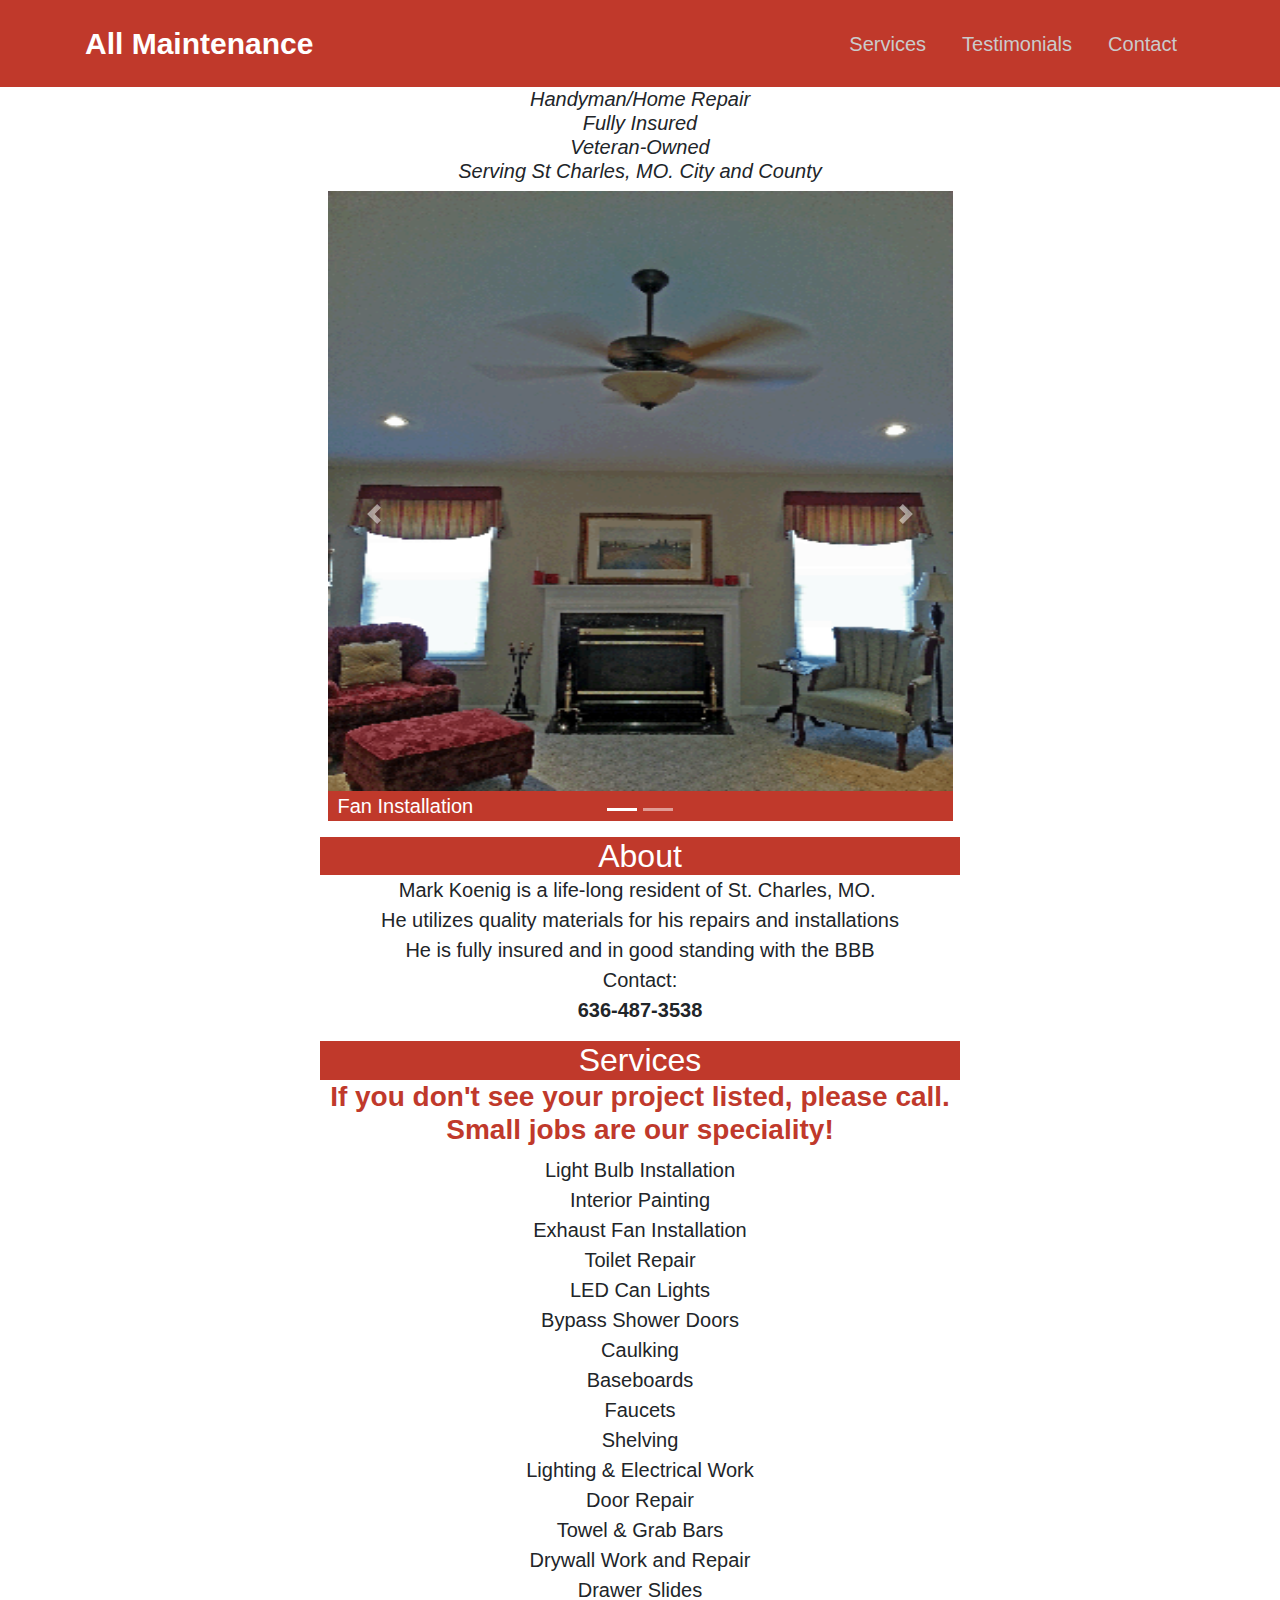
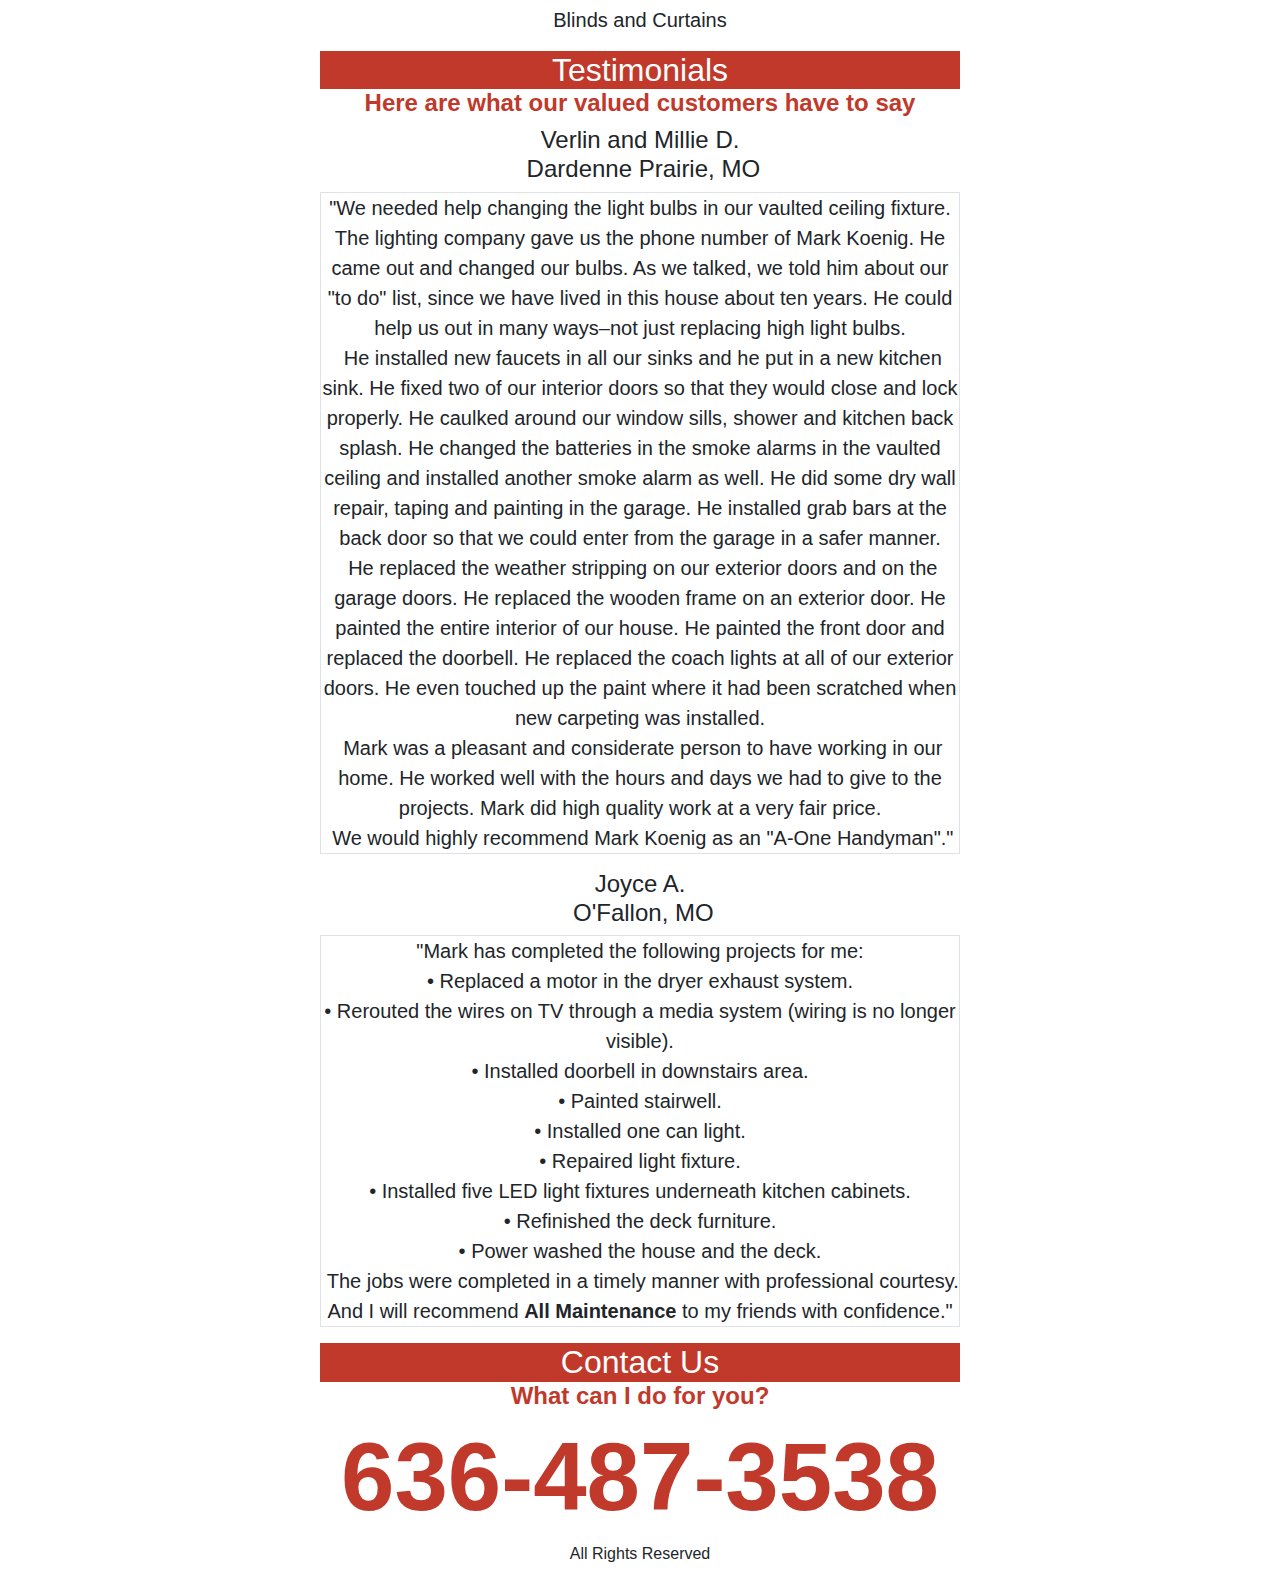
<file: allmaintwebdemo/index.html>
<!DOCTYPE html>
<html>

<head>
    <meta charset="utf-8">
    <meta name="viewport" content="width=device-width, initial-scale=1.0, shrink-to-fit=no">
    <title>All Maintenance LLC</title>
    <meta name="description" content="Mark Koenig is a life-long resident of St. Charles, MO. 
He utilizes quality materials for his repairs and installations
Handyman/Home Repair
Fully Insured
Veteran-Owned
Serving St Charles, MO. City and County">
    <link rel="stylesheet" href="assets/bootstrap/css/bootstrap.min.css">
    <link rel="stylesheet" href="assets/css/Contact-Form-Clean.css">
    <link rel="stylesheet" href="assets/css/Navigation-Clean.css">
    <link rel="stylesheet" href="assets/css/styles.css">
</head>

<body>
    <header id="topofpage">
        <nav class="navbar navbar-light navbar-expand-md navigation-clean" style="background-color: #c0392b;">
            <div class="container"><a class="navbar-brand" href="#" style="font-size: 30px;color: rgb(255,255,255);">All Maintenance</a><button data-toggle="collapse" class="navbar-toggler" data-target="#navcol-1"><span class="sr-only">Toggle navigation</span><span class="navbar-toggler-icon"></span></button>
                <div
                    class="collapse navbar-collapse" id="navcol-1">
                    <ul class="nav navbar-nav ml-auto">
                        <li class="nav-item" role="presentation"></li>
                        <li class="nav-item" role="presentation"><a class="nav-link" href="#services" style="color: rgb(203,203,203);font-size: 20px;">Services</a></li>
                        <li class="nav-item" role="presentation"><a class="nav-link" href="#testimonials" style="color: rgb(203,203,203);font-size: 20px;">Testimonials</a></li>
                        <li class="nav-item" role="presentation"><a class="nav-link" href="#contact" style="color: rgb(203,203,203);font-size: 20px;">Contact</a></li>
                    </ul>
            </div>
            </div>
        </nav>
    </header>
    <main>
        <div class="row">
            <div class="col">
                <h5 class="text-center" style="font-style: italic;">Handyman/Home Repair<br>Fully Insured<br>Veteran-Owned<br>Serving St Charles, MO. City and County</h5>
            </div>
        </div>
        <div class="row text-truncate d-xl-flex justify-content-xl-center align-items-xl-center" style="max-height: 50%;">
            <div class="col-xl-6">
                <div class="carousel slide" data-ride="carousel" id="carousel-1">
                    <div class="carousel-inner" role="listbox">
                        <div class="carousel-item active"><img class="w-100 d-block img-carousel-image" src="assets/img/faninstall.jpg" alt="Slide Image" style="max-height: 600px;opacity: 1;filter: blur(0px) sepia(0%);">
                            <p class="img-carousel-caption">Fan Installation</p>
                        </div>
                        <div class="carousel-item"><img class="w-100 d-block img-carousel-image" src="assets/img/faucet.jpg" alt="Slide Image" style="max-height: 600px;opacity: 1;filter: blur(0px) sepia(0%);">
                            <p class="img-carousel-caption">Sink Installation</p>
                        </div>
                    </div>
                    <div><a class="carousel-control-prev" href="#carousel-1" role="button" data-slide="prev"><span class="carousel-control-prev-icon"></span><span class="sr-only">Previous</span></a><a class="carousel-control-next" href="#carousel-1" role="button"
                            data-slide="next"><span class="carousel-control-next-icon"></span><span class="sr-only">Next</span></a></div>
                    <ol class="carousel-indicators">
                        <li data-target="#carousel-1" data-slide-to="0" class="active"></li>
                        <li data-target="#carousel-1" data-slide-to="1"></li>
                    </ol>
                </div>
            </div>
        </div>
        <div class="row d-xl-flex justify-content-xl-center" id="about">
            <div class="col header-color-bar" style="background-color: rgba(255,255,255,0);color: rgb(255,255,255);">
                <h2 class="text-center d-xl-flex justify-content-xl-center header-color-bar" style="background-color: #c0392b;color: rgb(255,255,255);">About</h2>
                <p class="text-center" style="font-size: 20px;font-weight: normal;color: rgb(33,37,41);">Mark Koenig is a life-long resident of St. Charles, MO.&nbsp;<br>He utilizes quality materials for his repairs and installations<br>He is fully insured and in good standing with the BBB<br>Contact:<br><strong>636-487-3538</strong></p>
            </div>
        </div>
        <div class="row d-xl-flex justify-content-xl-center" id="services">
            <div class="col" style="width: 50%;">
                <h2 class="text-center header-color-bar" style="background-color: #c0392b;color: rgb(255,255,255);">Services</h2>
                <h3 class="text-center" style="color: rgb(192,57,43);font-weight: bold;">If you don't see your project listed, please call.<br>Small jobs are our speciality!</h3>
                <p class="text-center" style="font-size: 20px;">Light Bulb Installation<br>Interior Painting<br>Exhaust Fan Installation<br>Toilet Repair<br>LED Can Lights<br>Bypass Shower Doors<br>Caulking<br>Baseboards<br>Faucets<br>Shelving<br>Lighting &amp; Electrical Work<br>Door Repair<br>Towel
                    &amp; Grab Bars<br>Drywall Work and Repair<br>Drawer Slides<br>Blinds and Curtains<br></p>
            </div>
        </div>
        <div class="row d-xl-flex justify-content-xl-center" id="testimonials">
            <div class="col">
                <h2 class="text-center d-flex justify-content-center header-color-bar">Testimonials</h2>
                <h4 class="text-center" style="color: rgb(192,57,43);font-weight: bold;">Here are what our valued customers have to say</h4>
                <div class="text-center testimonial-div">
                    <h4>​Verlin and Millie D.<br>&nbsp;Dardenne Prairie, MO</h4>
                    <p class="text-center border rounded-0" style="font-size: 20px;">"We needed help changing the light bulbs in our vaulted ceiling fixture. The lighting company gave us the phone number of Mark Koenig. He came out and changed our bulbs. As we talked, we told him about our "to do" list, since we have
                        lived in this house about ten years. He could help us out in many ways–not just replacing high light bulbs.<br>&nbsp;He installed new faucets in all our sinks and he put in a new kitchen sink. He fixed two of our interior doors
                        so that they would close and lock properly. He caulked around our window sills, shower and kitchen back splash. He changed the batteries in the smoke alarms in the vaulted ceiling and installed another smoke alarm as well. He did
                        some dry wall repair, taping and painting in the garage. He installed grab bars at the back door so that we could enter from the garage in a safer manner.<br>&nbsp;He replaced the weather stripping on our exterior doors and on
                        the garage doors. He replaced the wooden frame on an exterior door. He painted the entire interior of our house. He painted the front door and replaced the doorbell. He replaced the coach lights at all of our exterior doors. He
                        even touched up the paint where it had been scratched when new carpeting was installed.<br>&nbsp;Mark was a pleasant and considerate person to have working in our home. He worked well with the hours and days we had to give to the
                        projects. Mark did high quality work at a very fair price.<br>&nbsp;We would highly recommend Mark Koenig as an "A-One Handyman"."</p>
                </div>
                <div class="text-center testimonial-div" style="font-size: 20px;">
                    <h4>Joyce A.<br>&nbsp;O'Fallon, MO</h4>
                    <p class="text-center border rounded-0" style="font-size: 20px;">"Mark has completed the following projects for me:<br>• Replaced a motor in the dryer exhaust system.<br>• Rerouted the wires on TV through a media system (wiring is no longer visible).<br>• Installed doorbell in downstairs area.<br>•
                        Painted stairwell.<br>• Installed one can light.<br>• Repaired light fixture.<br>• Installed five LED light fixtures underneath kitchen cabinets.<br>• Refinished the deck furniture.<br>• Power washed the house and the deck.<br>&nbsp;The
                        jobs were completed in a timely manner with professional courtesy. And I will recommend <strong>All Maintenance</strong> to my friends with confidence."</p>
                </div>
            </div>
        </div>
        <div class="row d-xl-flex justify-content-xl-center" id="contact">
            <div class="col">
                <h2 class="text-center d-flex justify-content-center header-color-bar">Contact Us</h2>
                <h4 class="text-center" style="color: rgb(192,57,43);font-weight: bold;">What can I do for you?</h4>
                <h1 class="display-1 text-center" style="color: rgb(192,57,43);font-weight: bold;">636-487-3538</h1>
            </div>
        </div>
    </main>
    <footer>
        <div class="row">
            <div class="col">
                <p class="text-center">All Rights Reserved</p>
            </div>
        </div>
    </footer>
    <script src="assets/js/jquery.min.js"></script>
    <script src="assets/bootstrap/js/bootstrap.min.js"></script>
</body>

</html>
</file>
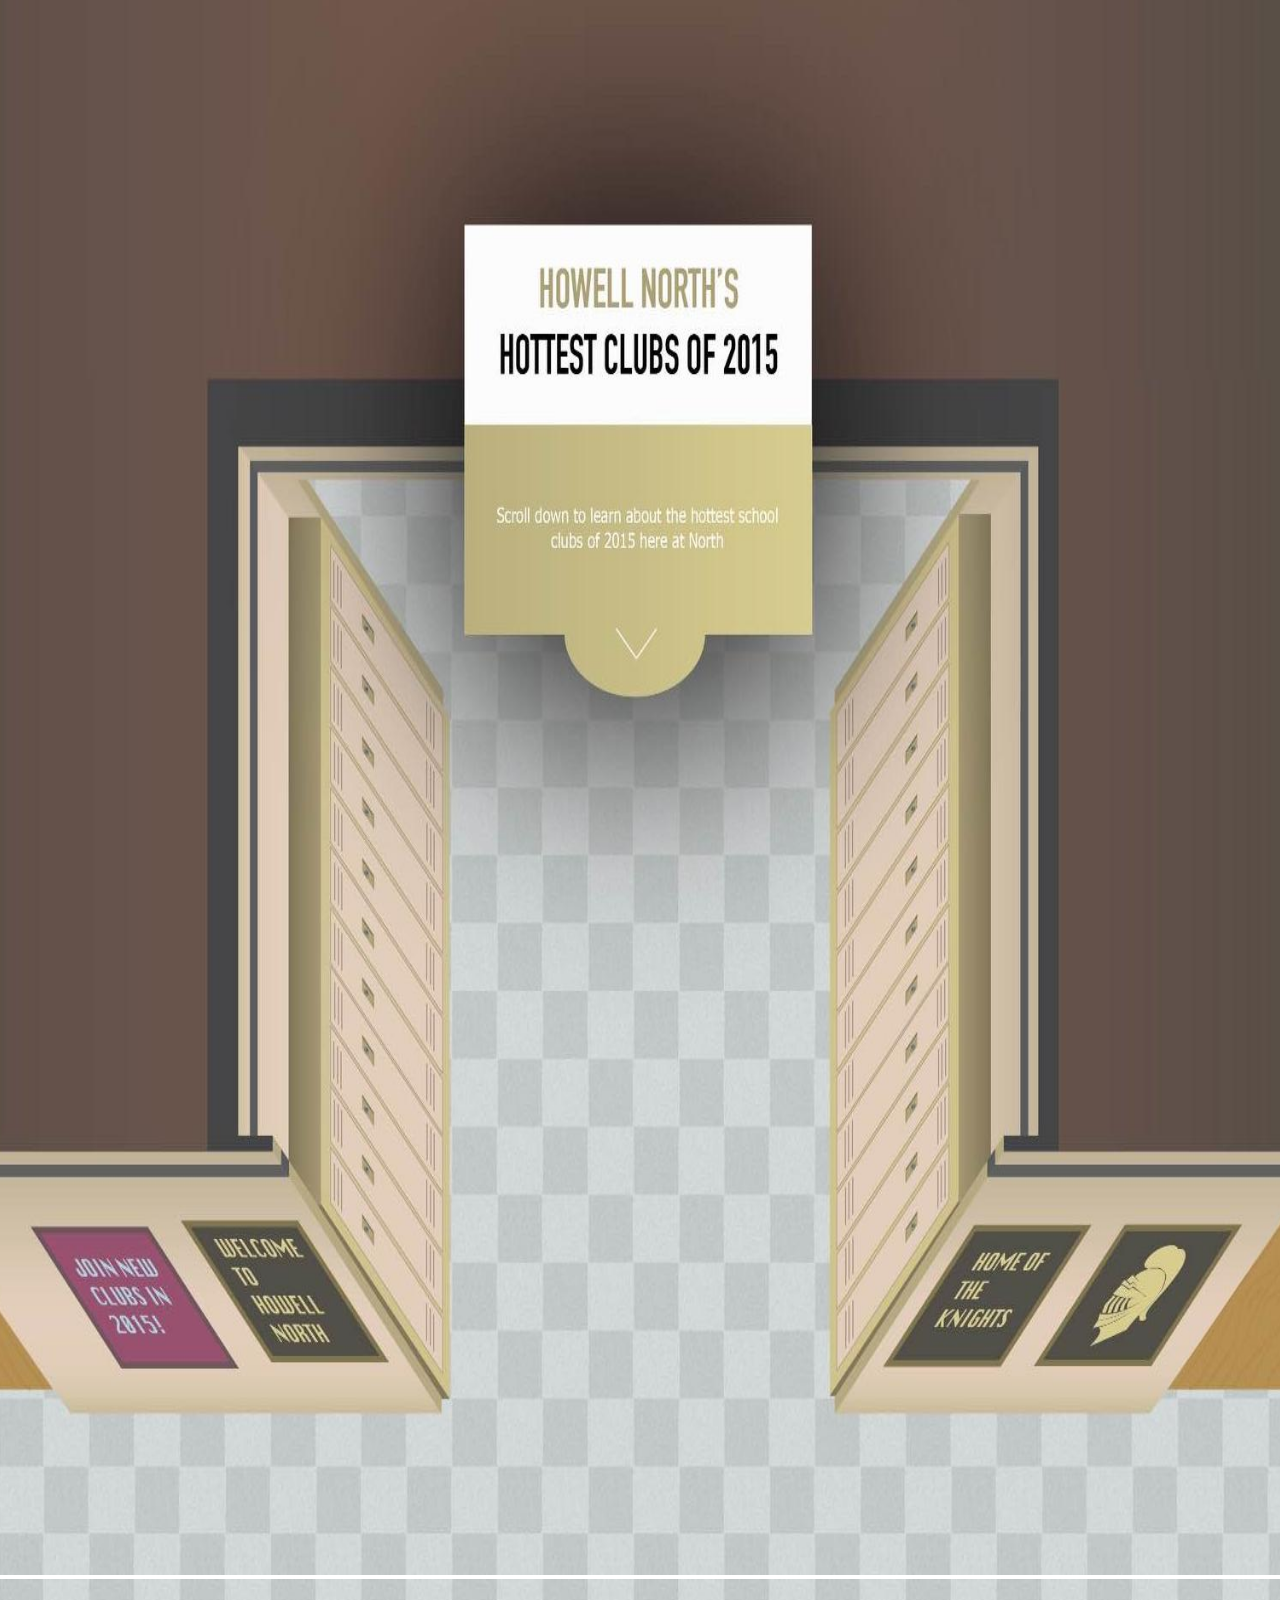
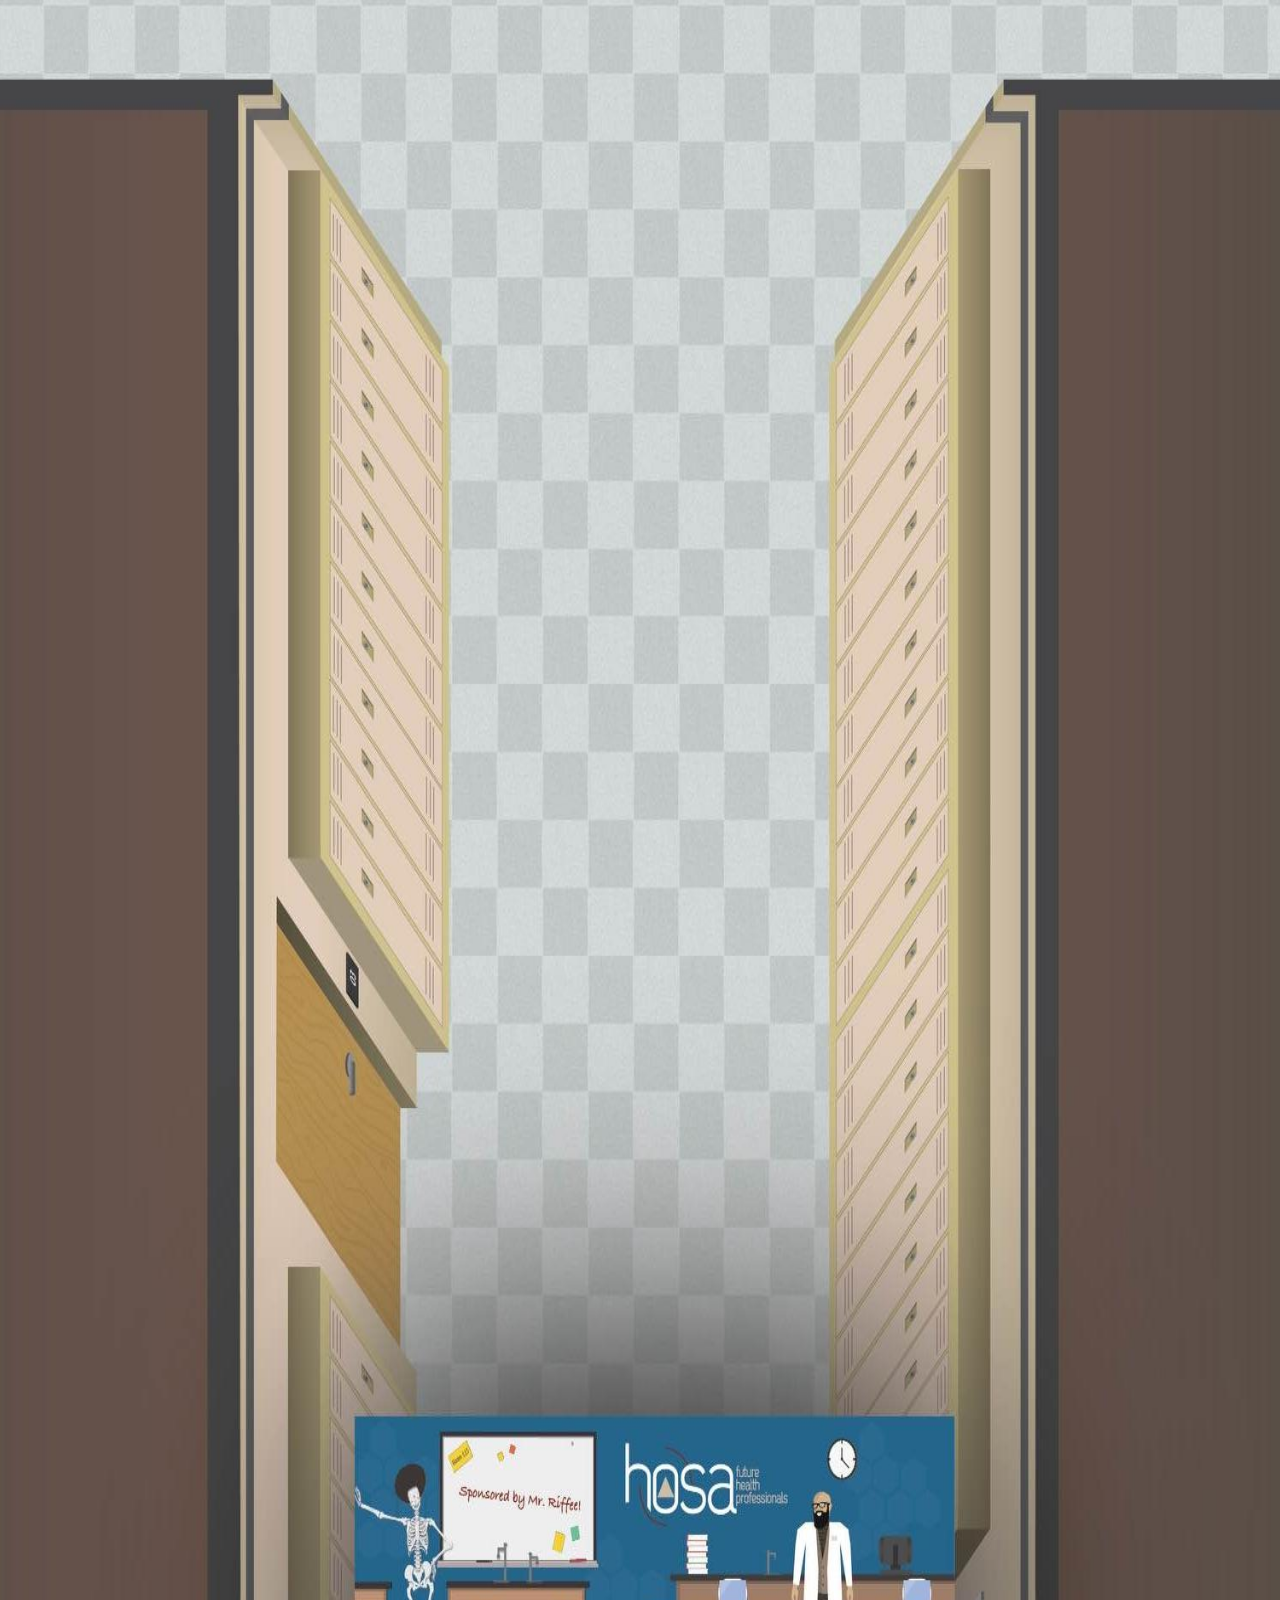
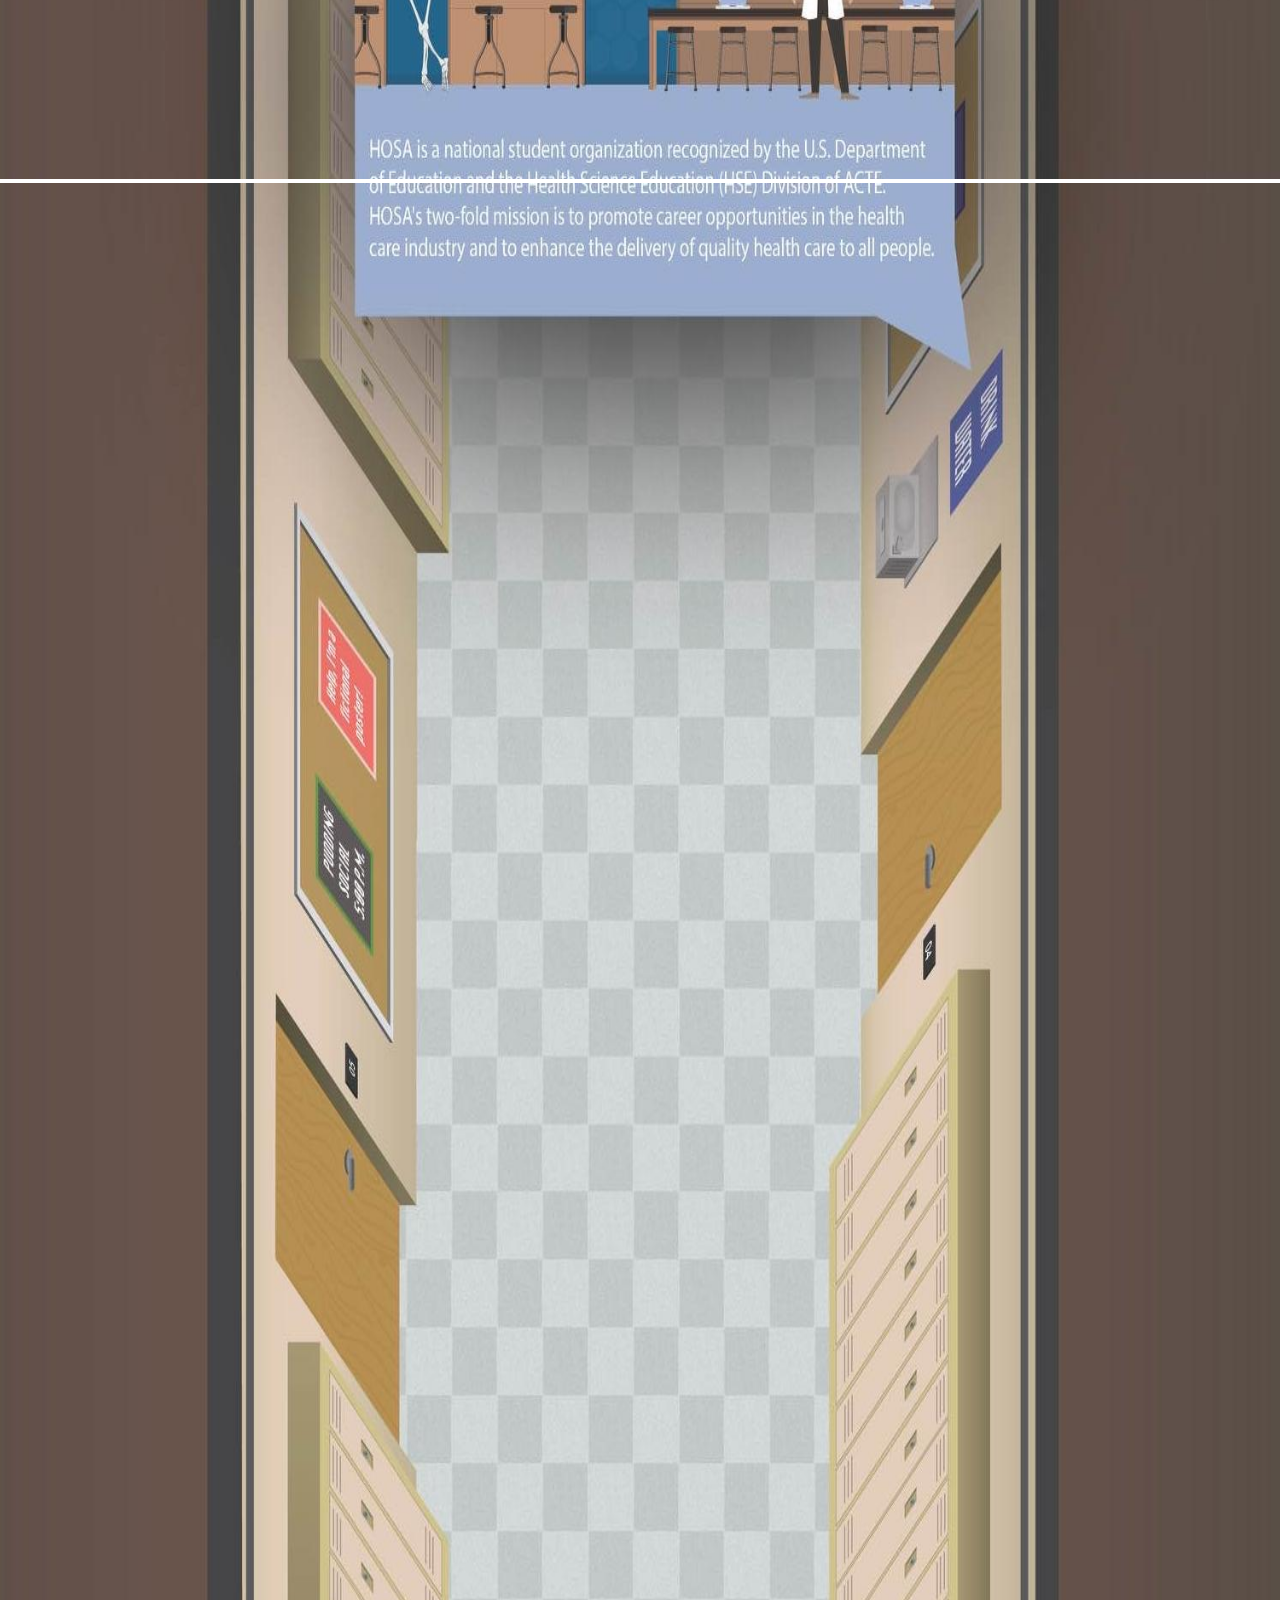
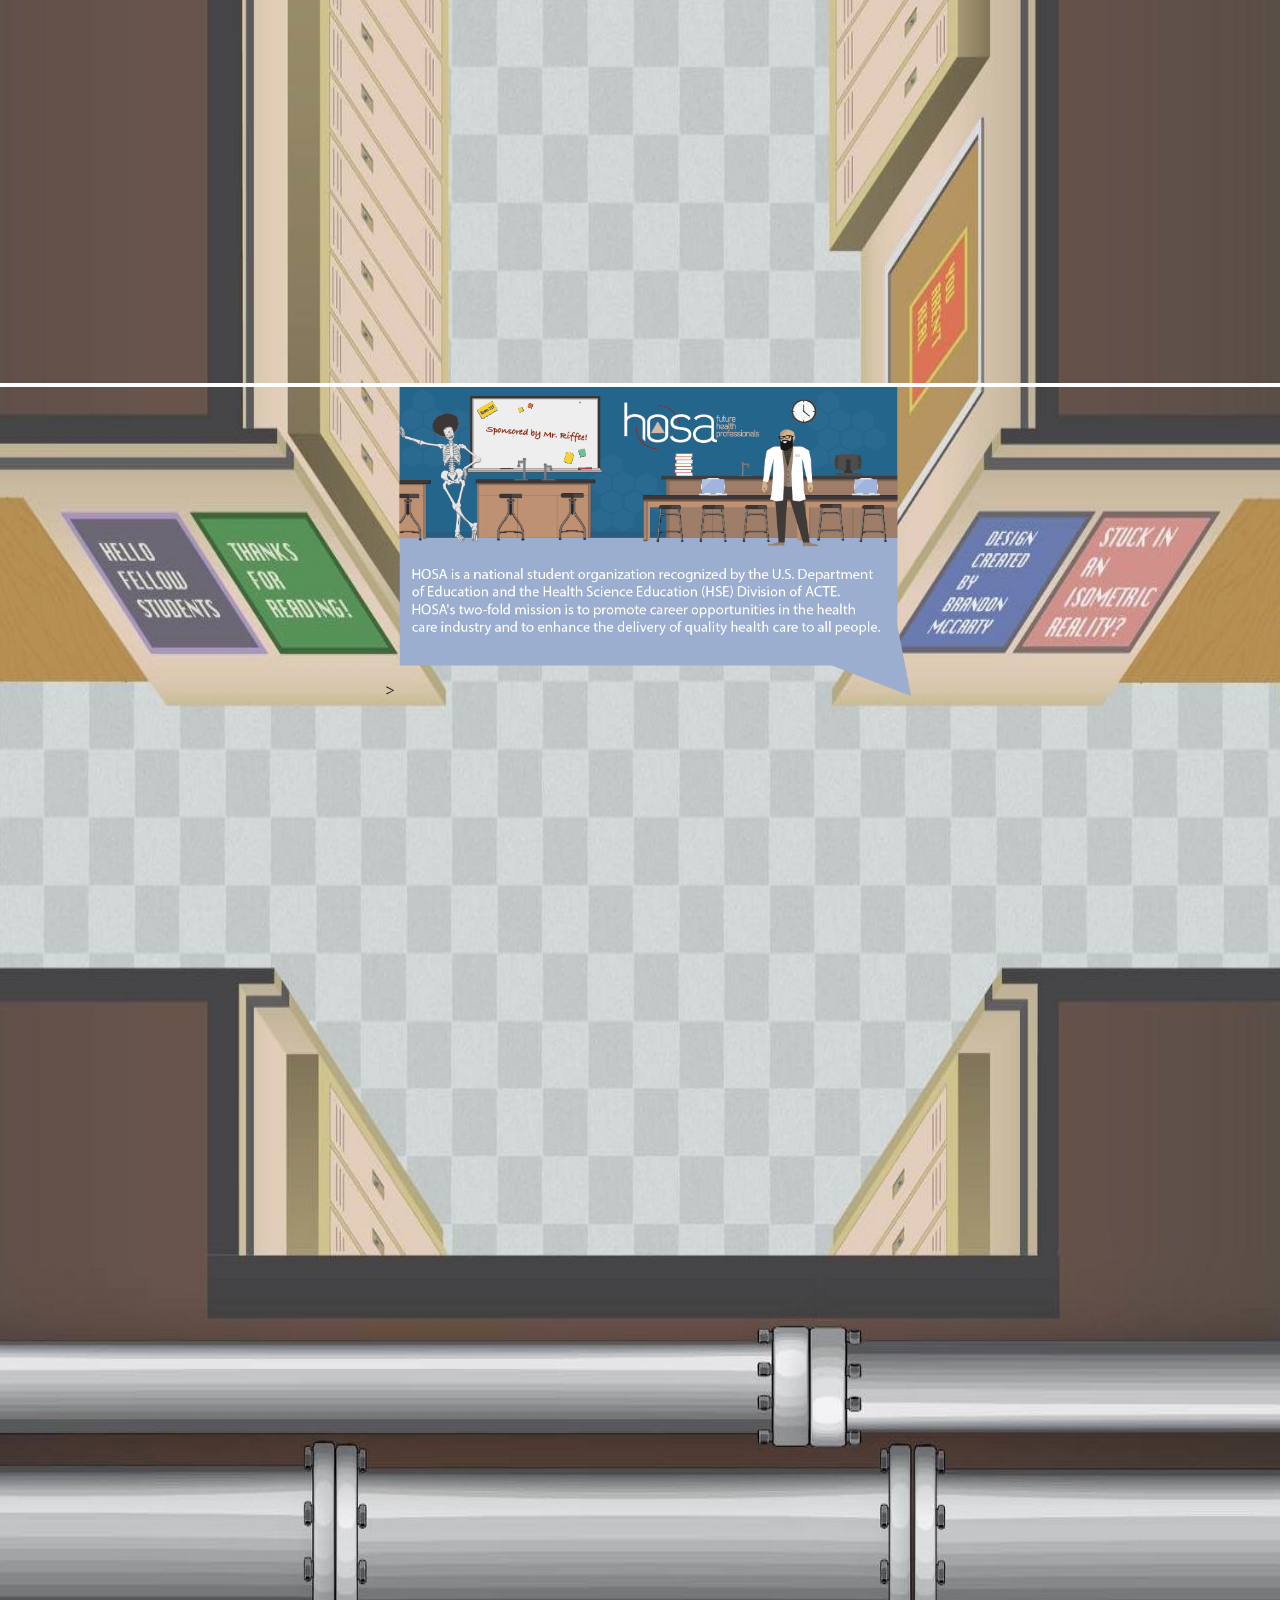
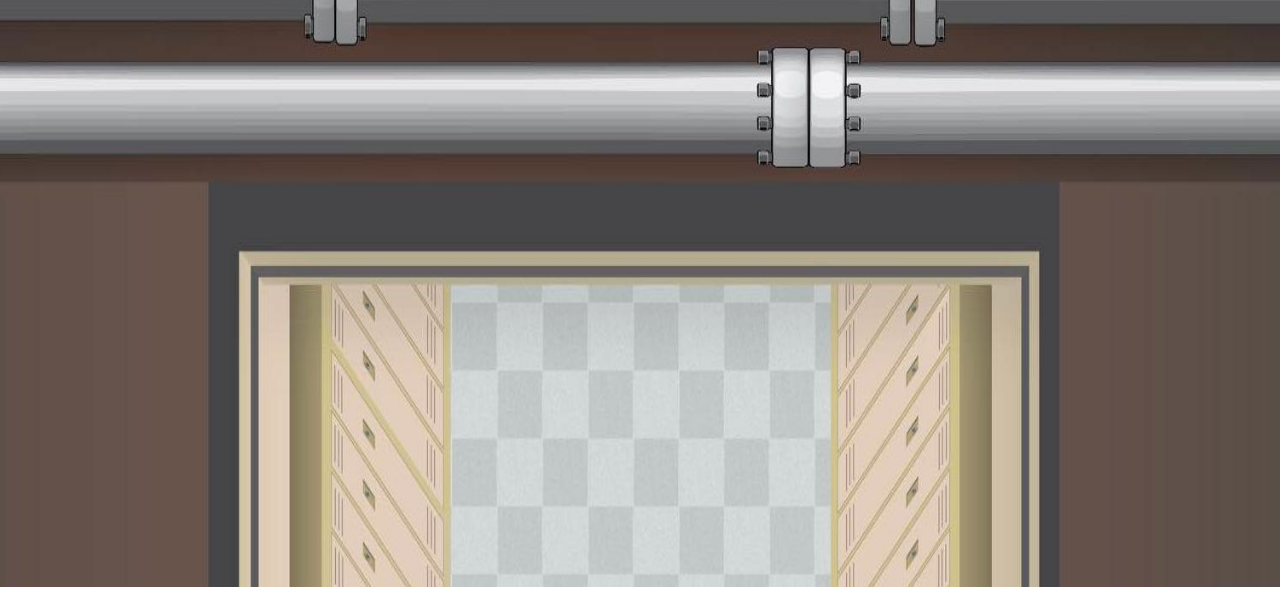
<file: brandon/index.html>
<!DOCTYPE HTML>
<html>
<head>
<title>Swagaroony</title>
<link rel="stylesheet" type="text/css" href="styles.css">
</head>
<body>
	<div id="mobile-warning">
		<p>This webpage was not built for mobile browsers</p>
		<p>Please try again on a desktop, sorry </p>
		
		<img src="assets/cat.png">
	</div>
	
	<div id="bg-container">
		<!-- Chopping images up seems to work nicely for both loading and parallaxing -->
		<img id="bg-image1" src="assets/school_piece_1.jpeg">
		<img id="bg-image2" src="assets/school_piece_2.jpeg">
		<img id="bg-image3" src="assets/school_piece_3.jpeg">
		<img id="bg-image4" src="assets/school_piece_4.jpeg">
	</div>
	
	<div id="parallax-container" 
		data-anchor-target="#bg-image2"
		data-bottom-bottom="top:70%" 
		data-top-bottom="top:30%;"
		
		<!--
		data-30%= "opacity:0"
		data-36%="top:70%" 
		data-56%="top:45%; opacity:1" 
		data-60%=""
		data-73%="top:30%; opacity:0.5"
		data-76%="opacity:0"
		-->
	>
		<img id="parallax-image" src="assets/text_hosa.png">
	</div>
	
	<script type="text/javascript" src="thirdparty/jquery-2.1.3.min.js"></script>
	<!--<script type="text/javascript" src="thirdparty/foggy/jquery.foggy.min.js"></script>-->
	<script type="text/javascript" src="thirdparty/skrollr/dist/skrollr.min.js"></script>
    <script type="text/javascript">
		var s = skrollr.init({
			constants: {
				imgHeight: document.getElementById('bg-container').clientHeight
			},
			render: function(data) {
				console.log(data.curTop);
			},
			smoothScrolling: true,
		})
	</script>
</body>
</html>
</file>
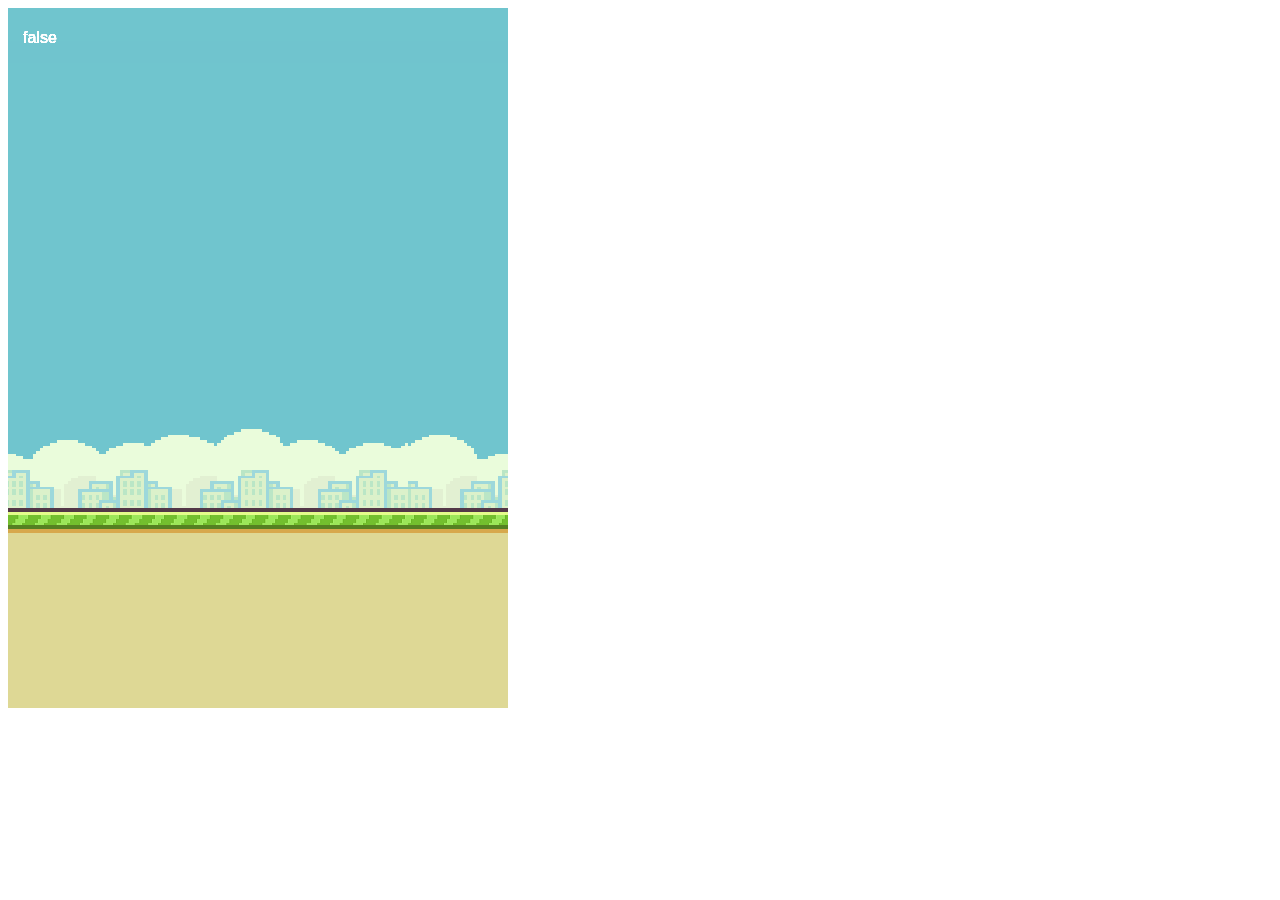
<file: flappy/index.html>
<!DOCTYPE HTML>
<html>
<head>
<script>
	
	var ctx;
	var windowWidth = 500;
	var windowHeight = 700;
	
	function init() {
		var c = document.getElementById("myCanvas");
		ctx = c.getContext("2d");
		
		ctx.fillRect( 0, 0, windowWidth, windowHeight );
		// Hey
		setInterval(draw, 33);
		
		// Update stuff so that everything moves smoothly
		var lastUpdate = Date.now();
		var myInterval = setInterval(tick, 0);

		function tick() {
			var now = Date.now();
			var dt = now - lastUpdate;
			lastUpdate = now;

			update(dt);
		}
	}
	
	// Constants
	var gravity = 9.8;
	
	// Variables
	var shouldJump = false;
	var bgMoveSpeed = 5;
	var pipes = {};
	
	
	// Player table
	var player = {
		// Hardcoded because grabbing image sizes sucks
		w: 110,
		h: 119,
		x: 250 - 110/2,
		y: 350 - 119,
		velocity: 0,
	}
	
	//createPipe( windowWidth )
	
	var lastY = 0;
	function createPipe( x ) {
		var topPipe = {};
		var bottomPipe = {};
		
		var h = player.h;
		var w = player.w;
		
		var min = w * 1.3;
		var max = w * 2;
		var buffer = Math.random() * (max - min) + min;
		
		min = lastY - w * 1.3;
		max = lastY + w * 1.3;
		var nextY = Math.random() * (max - min) + min;
		
		if (nextY < 100) {
			nextY = 125;
		} else if (nextY > windowHeight - 200 - buffer) {
			nextY = windowHeight - 250 - buffer;
		}
		
		lastY = nextY;
		
		topPipe.x = x;
		topPipe.y = nextY - 778;
		bottomPipe.x = x;
		bottomPipe.y = nextY + buffer;
		
		pipes.push({top:topPipe, bottom:bottomPipe});
	}
	
	// Update game logic
	function update( dt ) {
		
		// The force of gravity
		player.velocity += gravity * 0.003;
		player.y += player.velocity;
		
		// Clamp velocity
		if (player.velocity >= 3) {
			player.velocity = 3;
		} else if (player.velocity <= -3) {
			player.velocity = -3;
		}
		
		// Clamp player within screen
		if (player.y + player.h >= windowHeight - 200) {
			player.y = windowHeight - player.h - 200;
		} else if (player.y <= 0) {
			player.y = 0;
		}
		
		// Space bar jump
		if (shouldJump) {
			player.velocity = -3;
		}
		
		ctx.font = "16px Arial";
		ctx.fillStyle = "white";
		ctx.fillText(shouldJump, 15, 35);
	}
	
	// Draw visuals
	var firstBgX = 0;
	var nextBgX = windowWidth;
	function draw() {
		// Draw main background
		var background = new Image();
		background.src = "images/background.png";
		background.onload = function() {
			var self = this;
			ctx.drawImage( self, firstBgX, 0 );
		}
		
		// Draw secondary background
		var background2 = new Image();
		background2.src = "images/background.png";
		background2.onload = function() {
			var self = this;
			ctx.drawImage( self, nextBgX, 0 );
		}
		
		// Draw the first ground
		var foreground = new Image();
		foreground.src = "images/ground.png";
		foreground.onload = function() {
			var self = this;
			ctx.drawImage( self, firstBgX, windowHeight - self.height );
		}
		
		// Draw the secondary ground
		var foreground2 = new Image();
		foreground2.src = "images/ground.png";
		foreground2.onload = function() {
			var self = this;
			ctx.drawImage( self, nextBgX, windowHeight - self.height );
		}
		
		// Make sure they loop
		if (firstBgX + windowWidth <= 0) {
			firstBgX = windowWidth;
		} else if (nextBgX + windowWidth <= 0) {
			nextBgX = windowWidth;
		}
		
		// Advance them negatively
		firstBgX += -bgMoveSpeed
		nextBgX += -bgMoveSpeed

		// Create a player
		var playerImage = new Image();
		playerImage.src = "images/shrek.png";
		player.w = playerImage.width;
		player.h = playerImage.height;
		playerImage.onload = function() {
			var self = this;
			ctx.drawImage( self, player.x, player.y );
		}
	}
	
	// Log the spacebar press
	function keyUp(event) {
		if (event.which == 32) {
			shouldJump = false;
		}
	}
	function keyDown(event) {
		if (event.which == 32) {
			if (shouldJump != true) {
				shouldJump = true;
			}
		}
	}
	
	document.addEventListener("keydown", keyDown);
	document.addEventListener("keyup", keyUp);
</script>
</head>
<body onload="init()">
	<canvas id="myCanvas" width="500" height="700"></canvas>
</body>
</html>
</file>
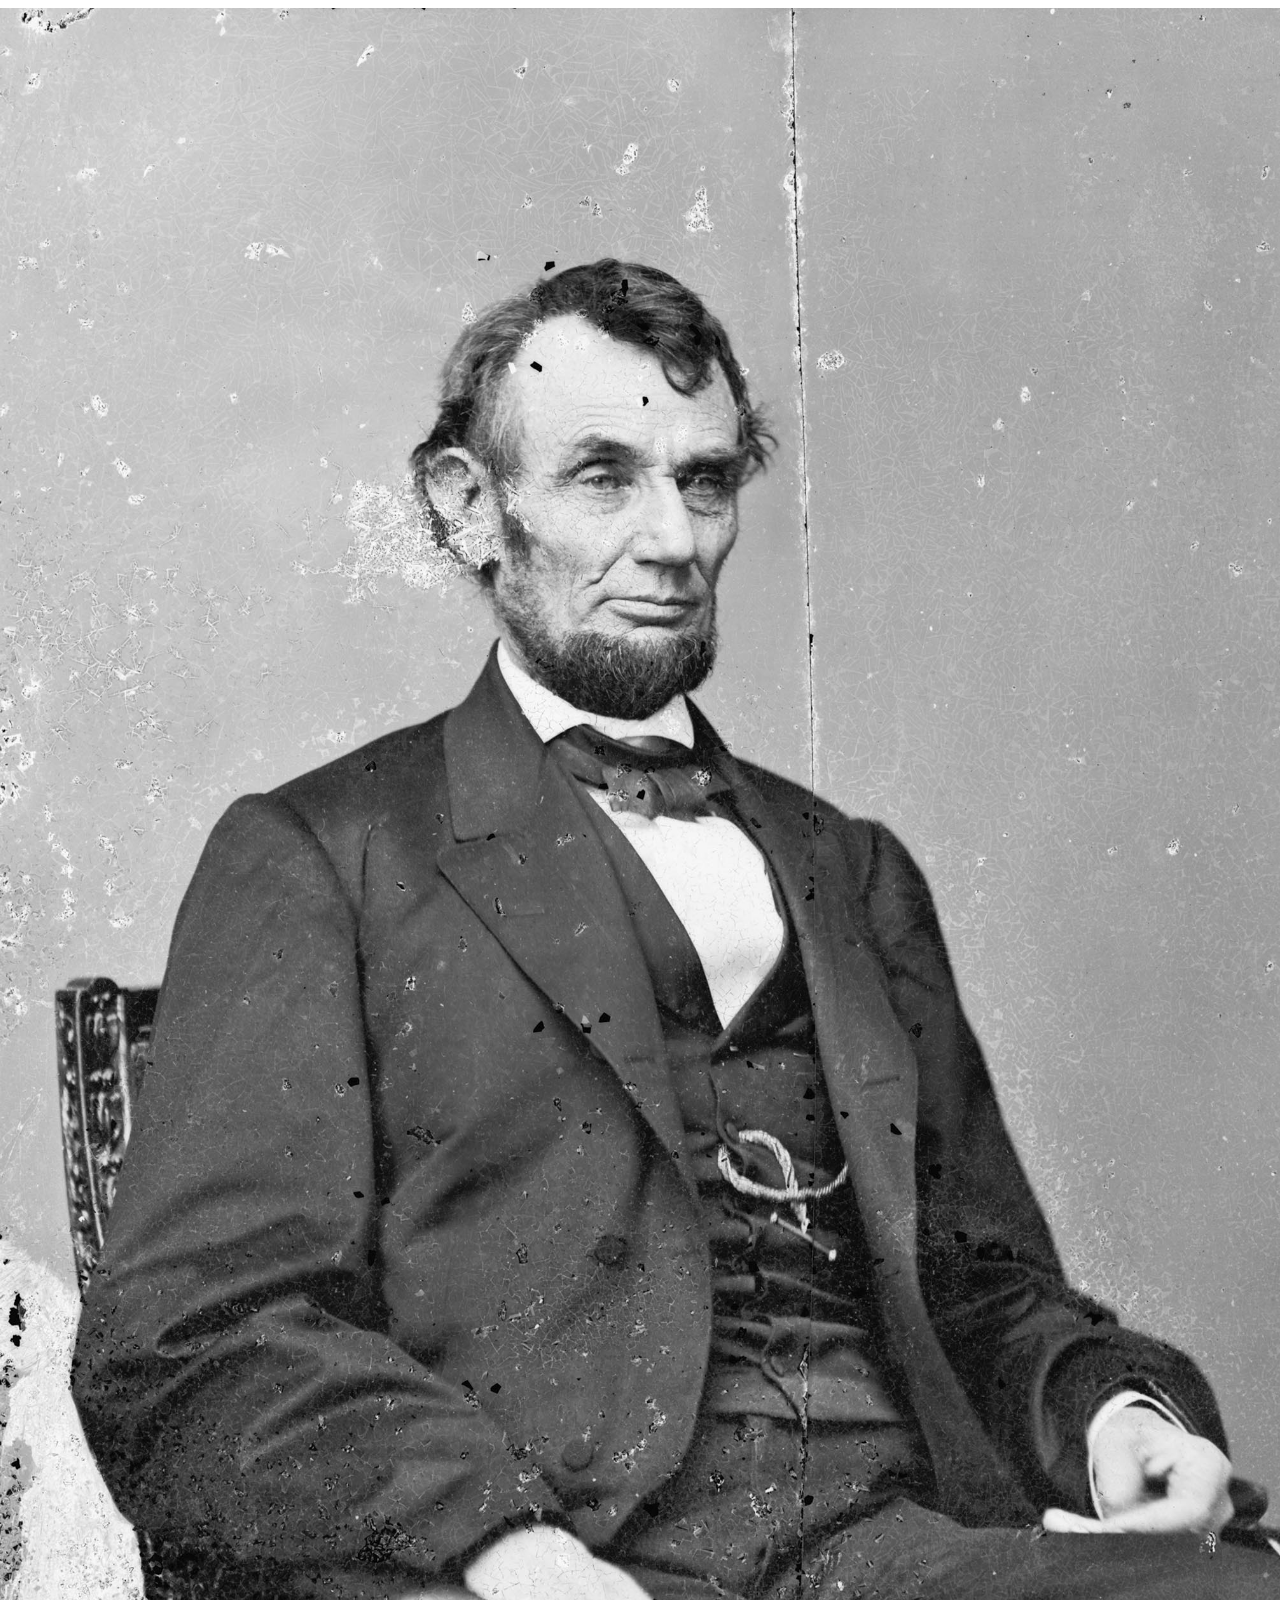
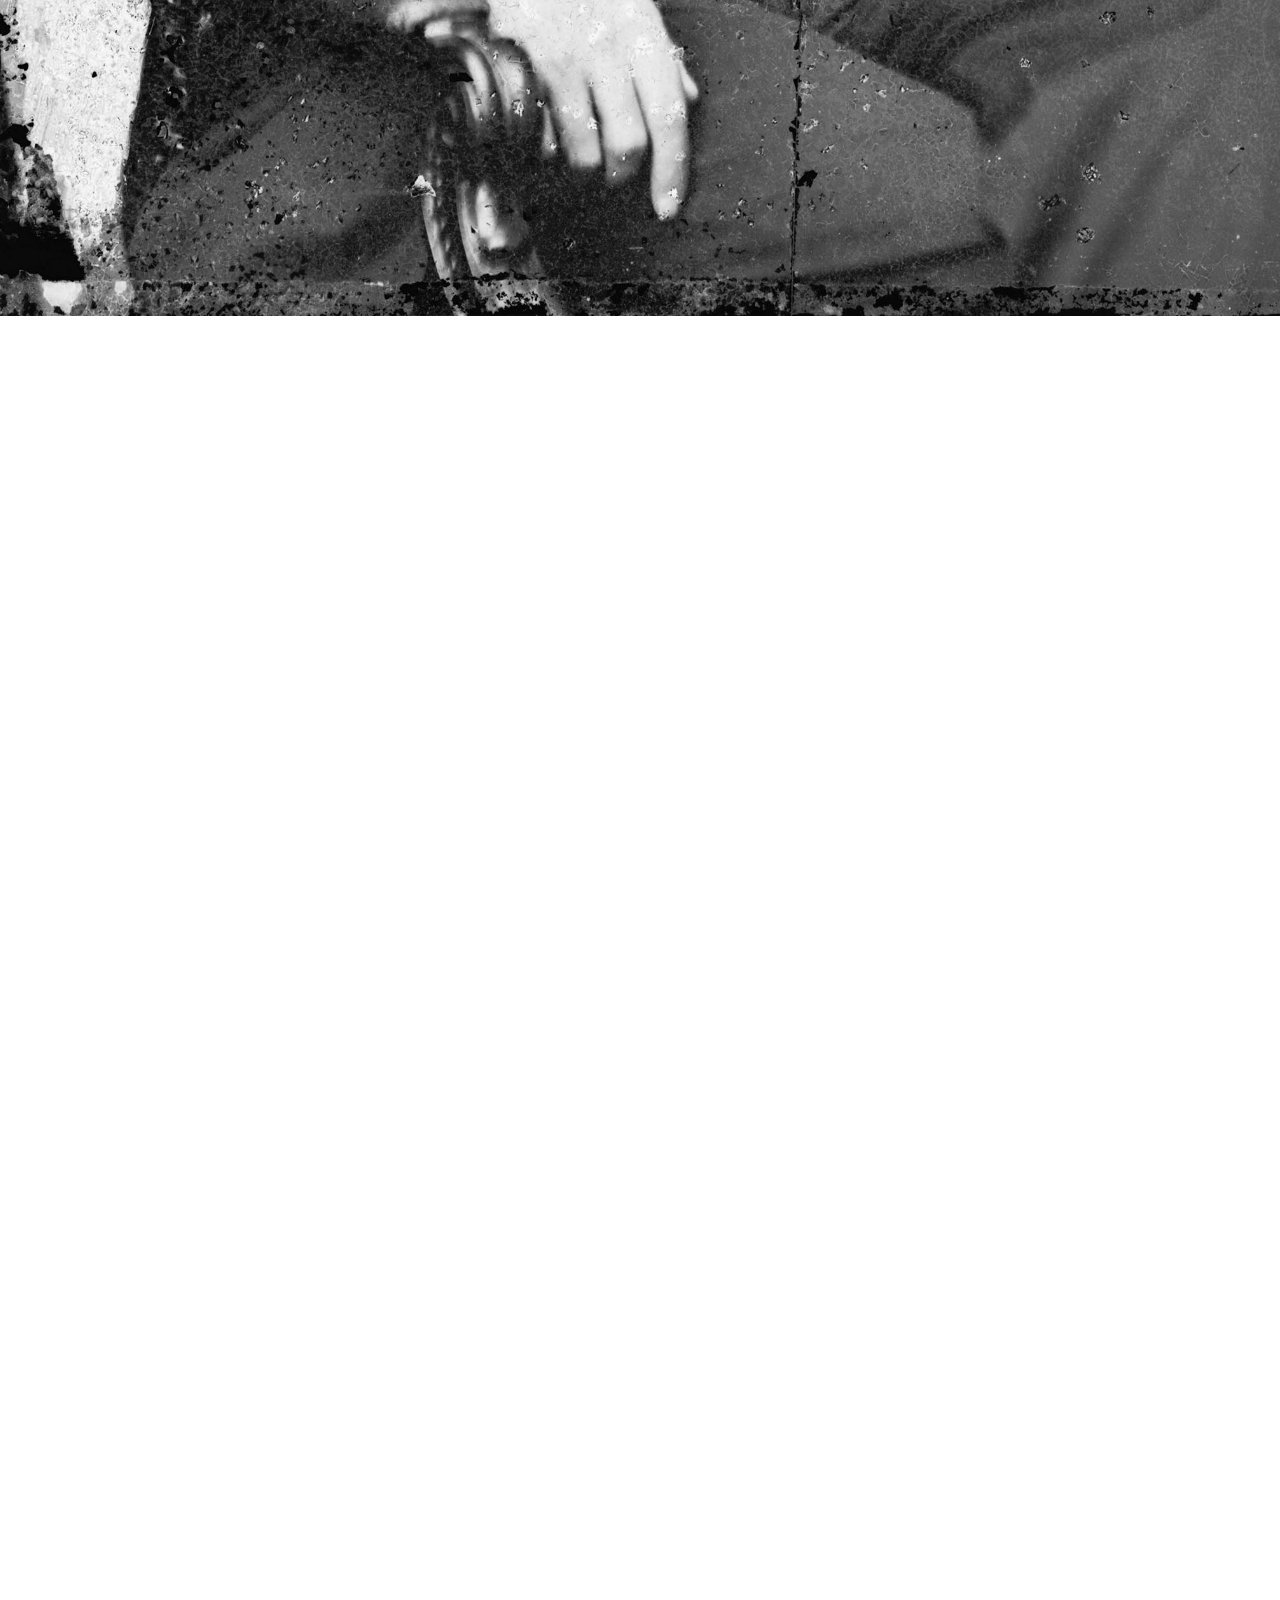
<file: parallax/index.html>
<!DOCTYPE HTML>
<html>
<head>
<title>Brandon</title>
<link rel="stylesheet" type="text/css" href="styles.css">
</head>
<body>
	<div id="bg-container">
		<img id="bg-image" src="assets/abe.jpg" height="5000px">
	</div>
	
	<div id="parallax-container" 
		data-900="opacity:0"
		data-1100="top:70%" 
		data-1700="top:45%; opacity:1" 
		data-1800="top:45%; opacity:1"
		data-2200="top:30%; opacity:0.5"
		data-2300="opacity:0"
		<!--
		data-30%= "opacity:0"
		data-36%="top:70%" 
		data-56%="top:45%; opacity:1" 
		data-60%=""
		data-73%="top:30%; opacity:0.5"
		data-76%="opacity:0"
		-->
	>
		<img id="parallax-image" src="assets/fly-by.png">
	</div>
	
	<!-- <canvas id="myCanvas"></canvas> -->
	<script type="text/javascript" src="thirdparty/jquery-2.1.3.min.js"></script>
	<script type="text/javascript" src="thirdparty/foggy/jquery.foggy.min.js"></script>
	<script type="text/javascript" src="thirdparty/skrollr/dist/skrollr.min.js"></script>
    <script type="text/javascript">
		var s = skrollr.init({
			render: function(data) {
				console.log(data.curTop);
			},
			smoothScrolling: true,
		})
	</script>
</body>
</html>
</file>
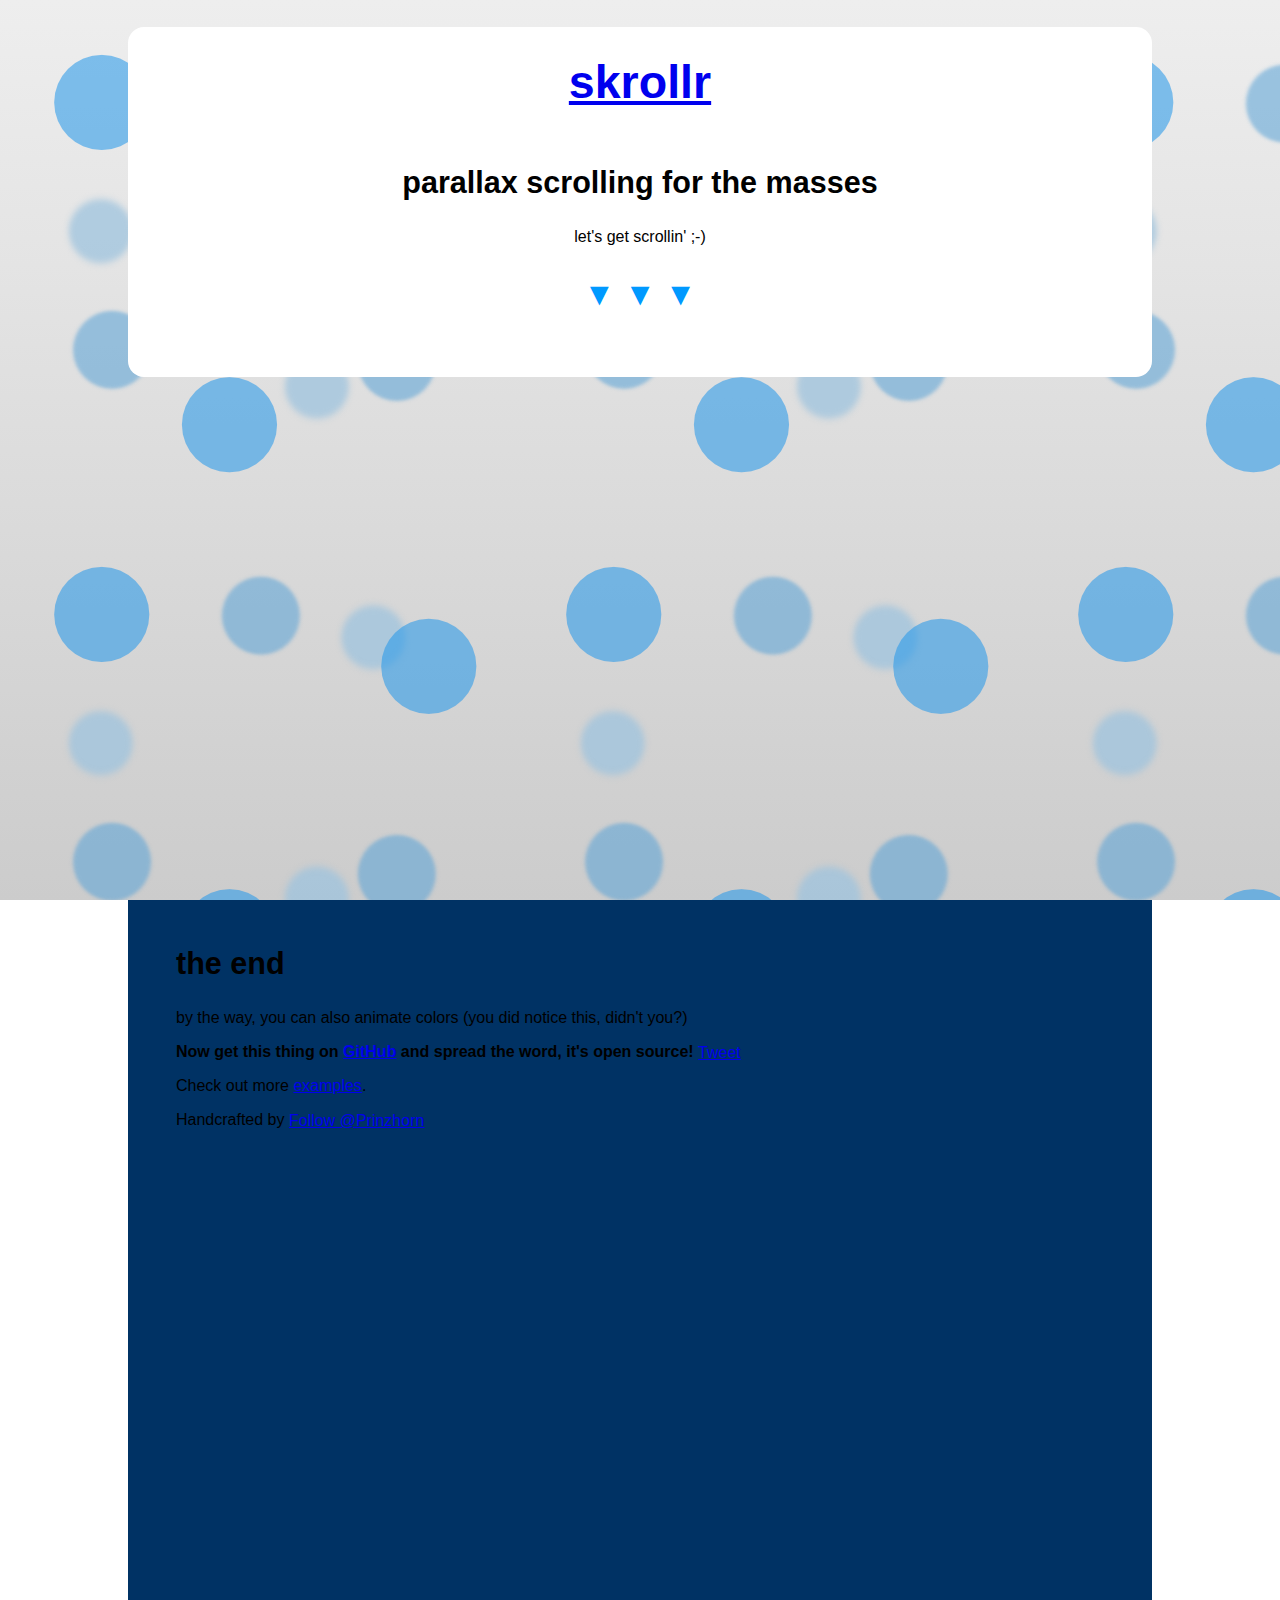
<file: brandon/thirdparty/skrollr/index.html>
<!DOCTYPE html>
<html>
<head>
	<meta charset="utf-8">

	<meta name="viewport" content="width=device-width, initial-scale=1, maximum-scale=1">

	<title>skrollr - parallax scrolling for the masses</title>

	<link href="examples/fixed-positioning.css" rel="stylesheet" type="text/css" />
	<link href="examples/main.css" rel="stylesheet" type="text/css" />
</head>

<body>
	<div id="bg1" data-0="background-position:0px 0px;" data-end="background-position:-500px -10000px;"></div>
	<div id="bg2" data-0="background-position:0px 0px;" data-end="background-position:-500px -8000px;"></div>
	<div id="bg3" data-0="background-position:0px 0px;" data-end="background-position:-500px -6000px;"></div>

	<div id="progress" data-0="width:0%;background:hsl(200, 100%, 50%);" data-end="width:100%;background:hsl(920, 100%, 50%);"></div>

	<div id="intro" data-0="opacity:1;top:3%;transform:rotate(0deg);transform-origin:0 0;" data-500="opacity:0;top:-10%;transform:rotate(-90deg);">
		<h1><a href="https://github.com/Prinzhorn/skrollr">skrollr</a></h1>
		<h2>parallax scrolling for the masses</h2>
		<p>let's get scrollin' ;-)</p>
		<p class="arrows">▼&nbsp;▼&nbsp;▼</p>
	</div>

	<div id="transform" data-500="transform:scale(0) rotate(0deg);" data-1000="transform:scale(1) rotate(1440deg);opacity:1;" data-1600="" data-1700="transform:scale(5) rotate(3240deg);opacity:0;">
		<h2>transform</h2>
		<p>scale, skew and rotate the sh** out of any element</p>
	</div>

	<div id="properties" data-1700="top:100%;" data-2200="top:0%;" data-3000="display:block;" data-3700="top:-100%;display:none;">
		<h2>all numeric properties</h2>
		<p>width, height, padding, font-size, z-index, blah blah blah</p>
	</div>

	<div id="easing_wrapper" data-0="display:none;" data-3900="display:block;" data-4900="background:rgba(0, 0, 0, 0);color[swing]:rgb(0,0,0);" data-5900="background:rgba(0,0,0,1);color:rgb(255,255,255);" data-10000="top:0%;" data-12000="top:-100%;">
		<div id="easing" data-3900="left:100%" data-4600="left:25%;">
			<h2>easing?</h2>
			<p>sure.</p>
			<p>let me dim the <span data-3900="" data-4900="color[swing]:rgb(0,0,0);" data-5900="color:rgb(255,255,0);">lights</span> for this one...</p>
			<p data-5900="opacity:0;font-size:100%;" data-6500="opacity:1;font-size:150%;">you can set easings for each property and define own easing functions</p>
		</div>

		<div class="drop" data-6500="left:15%;bottom:100%;" data-9500="bottom:0%;">linear</div>
		<div class="drop" data-6500="left:25%;bottom[quadratic]:100%;" data-9500="bottom:0%;">quadratic</div>
		<div class="drop" data-6500="left:35%;bottom[cubic]:100%;" data-9500="bottom:0%;">cubic</div>
		<div class="drop" data-6500="left:45%;bottom[swing]:100%;" data-9500="bottom:0%;">swing</div>
		<div class="drop" data-6500="left:55%;bottom[WTF]:100%;" data-9500="bottom:0%;">WTF</div>
		<div class="drop" data-6500="left:65%;bottom[inverted]:100%;" data-9500="bottom:0%;">inverted</div>
		<div class="drop" data-6500="left:75%;bottom[bounce]:100%;" data-9500="bottom:0%;">bounce</div>
	</div>

	<div id="download" data-10000="top[cubic]:100%;border-radius[cubic]:0em;background:rgb(0,50,100);border-width:0px;" data-12000="top:10%;border-radius:2em;background:rgb(190,230,255);border-width:10px;">
		<h2>the end</h2>
		<p>by the way, you can also animate colors (you did notice this, didn't you?)</p>
		<p><strong>Now get this thing on <a href="https://github.com/Prinzhorn/skrollr">GitHub</a> and spread the word, it's open source!</strong> <a href="https://twitter.com/share" class="twitter-share-button" data-url="http://prinzhorn.github.com/skrollr/" data-via="Prinzhorn">Tweet</a>
		<script>!function(d,s,id){var js,fjs=d.getElementsByTagName(s)[0];if(!d.getElementById(id)){js=d.createElement(s);js.id=id;js.src="//platform.twitter.com/widgets.js";fjs.parentNode.insertBefore(js,fjs);}}(document,"script","twitter-wjs");</script></p>
		<p>Check out more <a href="https://github.com/Prinzhorn/skrollr/tree/master/examples#examples">examples</a>.</p>
		<p>Handcrafted by <a href="https://twitter.com/Prinzhorn" class="twitter-follow-button" data-show-count="false">Follow @Prinzhorn</a>
		<script>!function(d,s,id){var js,fjs=d.getElementsByTagName(s)[0];if(!d.getElementById(id)){js=d.createElement(s);js.id=id;js.src="//platform.twitter.com/widgets.js";fjs.parentNode.insertBefore(js,fjs);}}(document,"script","twitter-wjs");</script></p>
	</div>

	<div id="scrollbar" data-0="top:0%;margin-top:2px;" data-end="top:100%;margin-top:-52px;"></div>

	<script type="text/javascript" src="dist/skrollr.min.js"></script>

	<!--[if lt IE 9]>
	<script type="text/javascript" src="../skrollr-ie/dist/skrollr.ie.min.js"></script>
	<![endif]-->

	<script type="text/javascript">
	var s = skrollr.init({
		edgeStrategy: 'set',
		easing: {
			WTF: Math.random,
			inverted: function(p) {
				return 1-p;
			}
		}
	});
	</script>
</body>

</html>
</file>
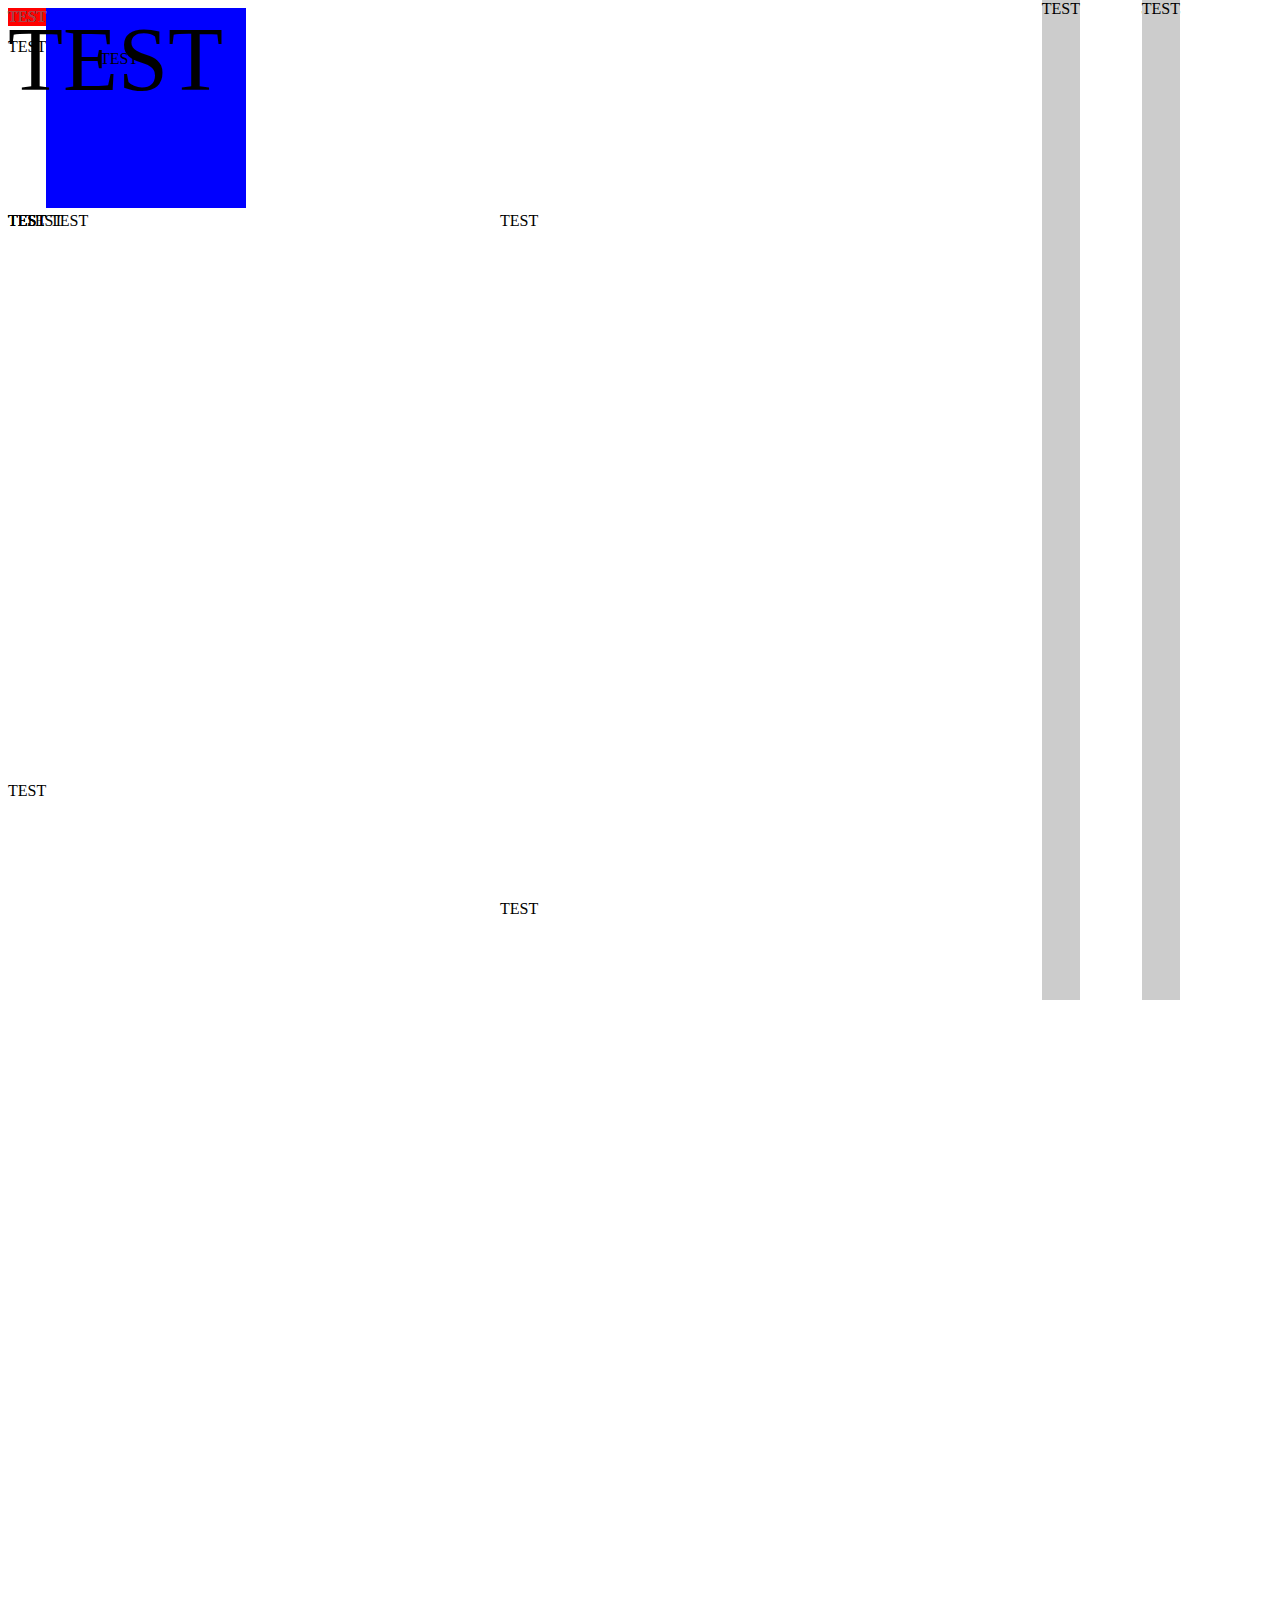
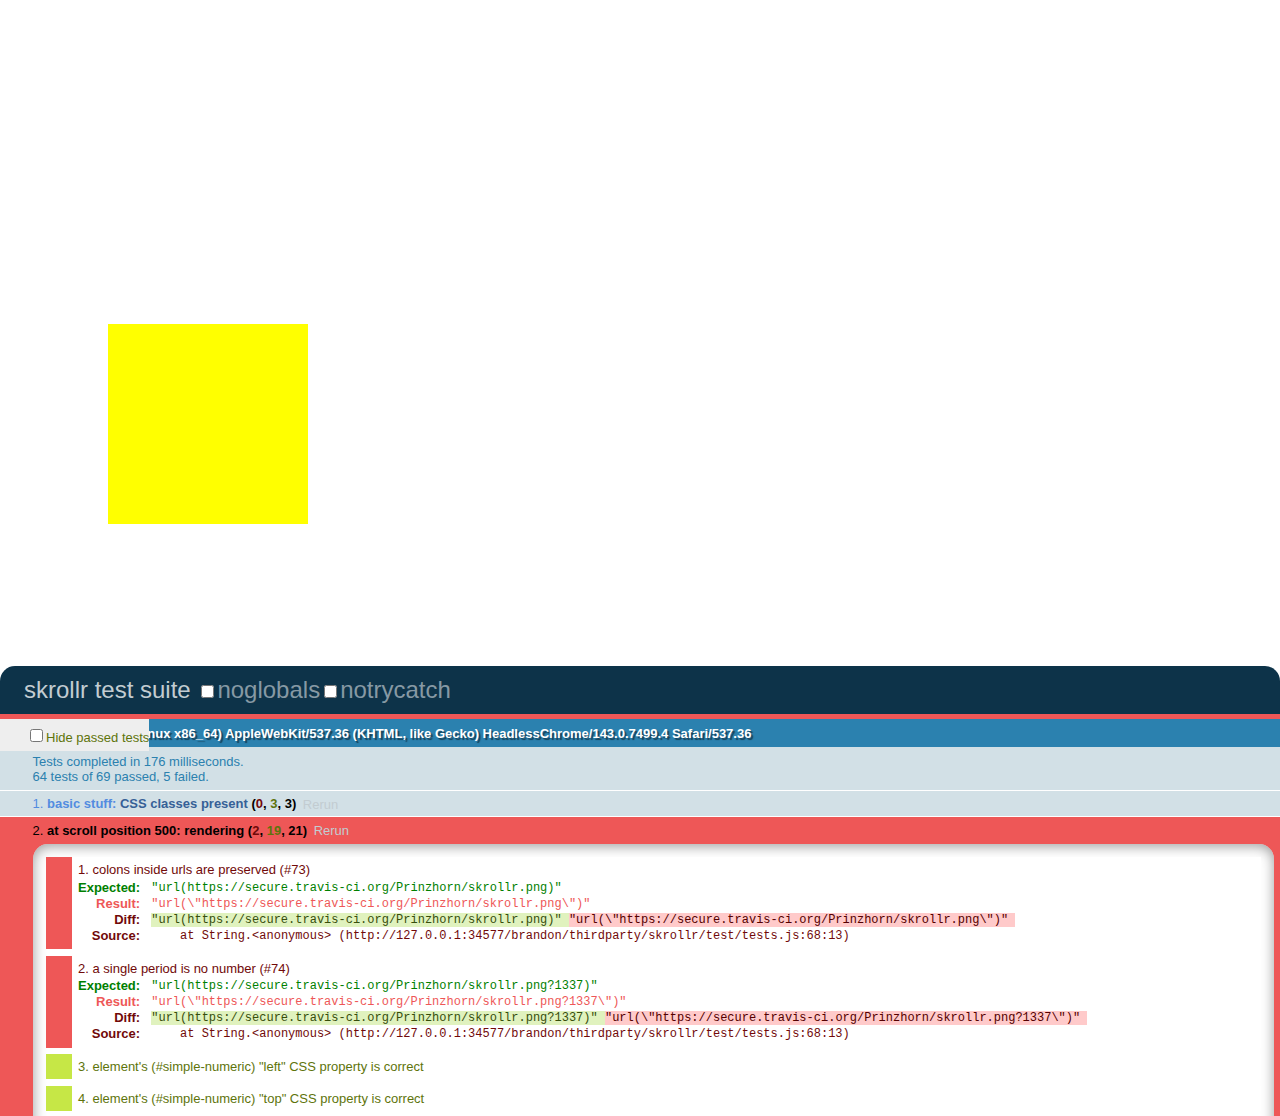
<file: brandon/thirdparty/skrollr/test/index.html>
<!DOCTYPE html>
<html class="no-skrollr">
<head>
	<meta charset="utf-8" />

	<title>skrollr test suite</title>

	<link rel="stylesheet" type="text/css" href="qunit.css" />

	<style type="text/css">
	#qunit {
		position:fixed;
		bottom:0;
		left:0;
		right:0;
		height:50%;
		overflow:auto;
		z-index:101;
	}

	#anchor-1, #anchor-2 {
		height:1000px;
		background:#ccc;
		position:absolute;
		top:0;
	}

	#foreign-anchor {
		margin:100px;
		padding:100px;
		background:#ff0;
		position:fixed;
	}

	#relative-percentage-offset {
		top:100%;
	}

	#float {
		position:static !important;
	}

	div {position:absolute;}
	</style>

	<script src="../src/skrollr.js" type="text/javascript"></script>
</head>
<body class="notransition">
	<div id="end" data-start="font-size:10px;" data-end="font-size:90px;">TEST</div>
	<div id="simple-numeric" data-_myconst--300="  	left:-100px; top:0px	" data-_myconst-200-start="  top:50px; 		 left:100px; ">TEST</div>
	<div id="compound-numeric" data-_my500--500="margin:0px 10px 20px 30px;" data-_my500="margin:30px 20px 10px 0px;">TEST</div>
	<div id="rgb-color" data-0="color:rgb(0,0,0);" data-500="color:rgb(50,100,150);">TEST</div>
	<div id="rgba-color" data-0="color:rgba(0,0,0,.2);" data-500="color:rgba(50,100,150,.5);">TEST</div>
	<div id="hsl-color" data-0="color:hsl(0,0%,0%);" data-500="color:hsl(3600,50%,50%);">TEST</div>
	<div id="hsla-color" data-0="color:hsla(0,0%,0%,.0);" data-500="color:hsla(3600,50%,50%,.5);">TEST</div>
	<div id="no-interpolation" data-0="right:!0px;" data-499="right:!100px;">TEST</div>
	<div id="anchor-1" data-top-bottom="right:100px;" data-top="right:0px;">TEST</div>
	<div id="anchor-2" data-top="right:0px;" data-top-center="right:200px;">TEST</div>
	<div id="foreign-anchor" data-top="padding:200px;" data-top-center="padding:100px;" data-anchor-target="#anchor-2"></div>
	<div id="float" data-start="float:none;" data-499="float:left;" style="background:red;">TEST</div>

	<svg version="1.1" width="200px" height="200px">
		<rect
			width="200" height="200" style="fill:#0000ff;fill-rule:evenodd;stroke:none"
			id="svg-relative-mode"
			data-top="margin:100px;" data-top-bottom="margin:200px;" />
	</svg>

	<div id="colon-url" data-250="background-image:!none;" data-499='background-image:!url("https://secure.travis-ci.org/Prinzhorn/skrollr.png");'>TEST</div>
	<div id="period-number" data-250="background-image:!none;" data-499='background-image:!url("https://secure.travis-ci.org/Prinzhorn/skrollr.png?1337");'>TEST</div>

	<div id="easing" data-0="left[half1]:0px;" data-500="left[half1]:50px;">TEST</div>
	<div id="easing_with_easing_strategy" data-0="left[half1]:0px;" data-500="left[half1]:50px;" data-edge-strategy="ease">TEST</div>

	<div id="reset-strategy" data-0="left:0px;" data-500="left:50px;" data-edge-strategy="reset" style="left:1337px;">TEST</div>

	<div id="percentage-offset" data-0="left:0px;" data-200p="left:500px;">TEST</div>

	<div id="relative-percentage-offset" data-0="left:0px;" data--100p-bottom-top="left:500px;">TEST</div>

	<div id="auto-z-index" data-0="z-index:!1;" data-250="z-index:auto;">TEST</div>

	<div id="attr" data-0="@title:500;@data-test:skrollr" data-250="@title:250" data-500="@title:0;@data-test:skrollr-test">TEST</div>

	<div id="qunit"></div>

	<script src="qunit.js" type="text/javascript"></script>
	<script src="qunit-numeric-css-property-equals.js" type="text/javascript"></script>
	<script src="jquery.js" type="text/javascript"></script>
	<!--[if lt IE 9]>
	<script type="text/javascript" src="../src/plugins/skrollr.ie.js"></script>
	<![endif]-->
	<script src="tests.js" type="text/javascript"></script>
</body>
</html>
</file>
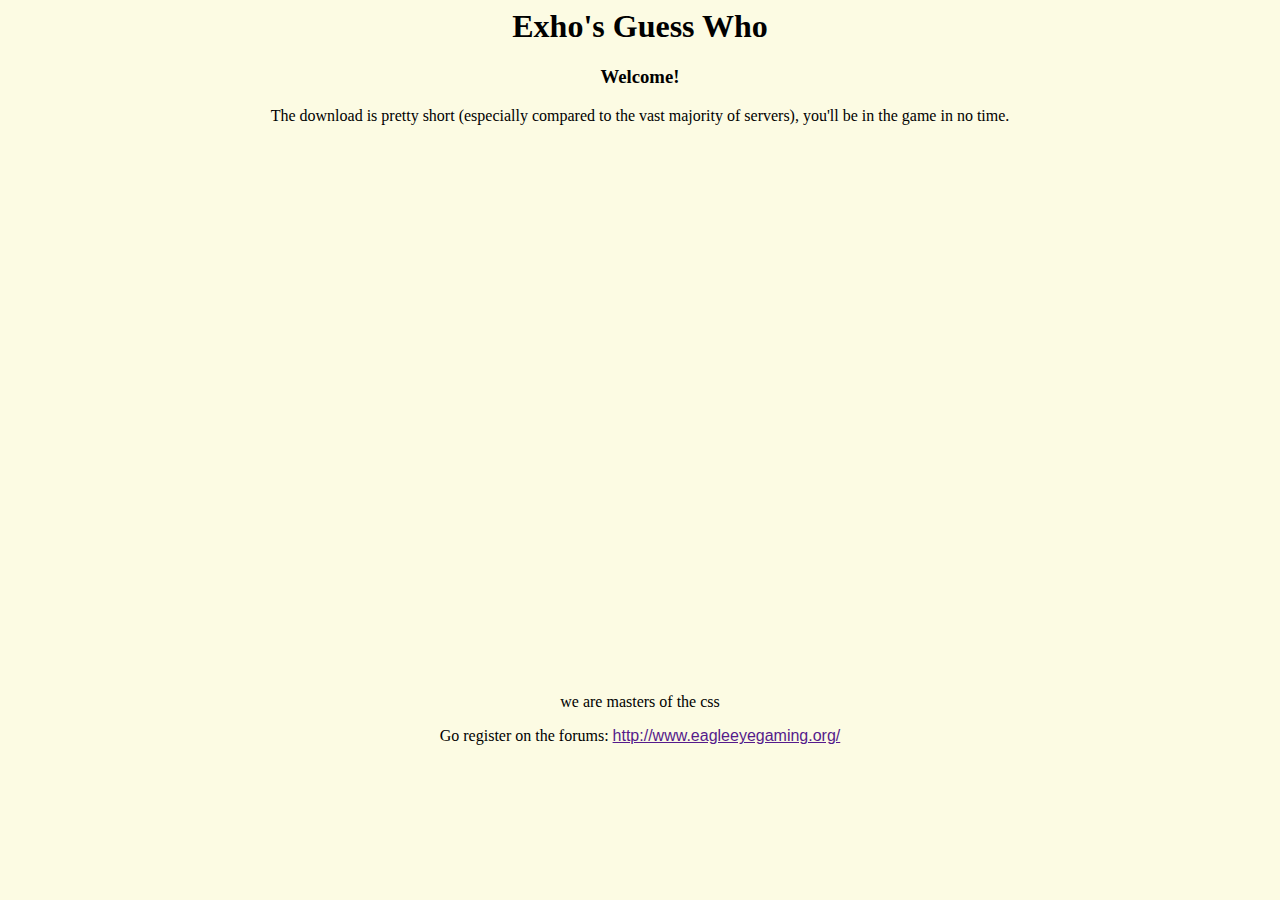
<file: guesswho/loadingscreen.html>
<html><meta http-equiv="Content-Type" content="text/html; charset=UTF-8"></html>
<title>Loading screen</title>
<head>
	<p></p><center><h1>Exho's Guess Who</h1></center>

<style type="text/css">
	body{
		background-color: #FCFBE3;
	}
	a{
		font-family: Arial;
		font-weight: none;
		float: center;
	}
	
		
	</style>

<body>
	<center><p><h3>Welcome!</h3></p></center>
	<center><p>The download is pretty short (especially compared to the vast majority of servers), you'll be in the game in no time.</p></center>
	<center><iframe src="http://cache.www.gametracker.com/components/html0/?host=74.91.127.43:27015&bgColor=333333&fontColor=CCCCCC&titleBgColor=222222&titleColor=FF9900&borderColor=555555&linkColor=FFCC00&borderLinkColor=222222&showMap=1&currentPlayersHeight=100&showCurrPlayers=1&topPlayersHeight=100&showTopPlayers=1&showBlogs=0&width=240" frameborder="0" scrolling="no" width="240" height="536"></iframe></iframe>
	<center><p>we are masters of the css</p></center>
	<center><p>Go register on the forums: <a href>http://www.eagleeyegaming.org/</a href></p></center>
	</body>
	<!--All should be fine with this, message me if it doesn't work-->
</file>
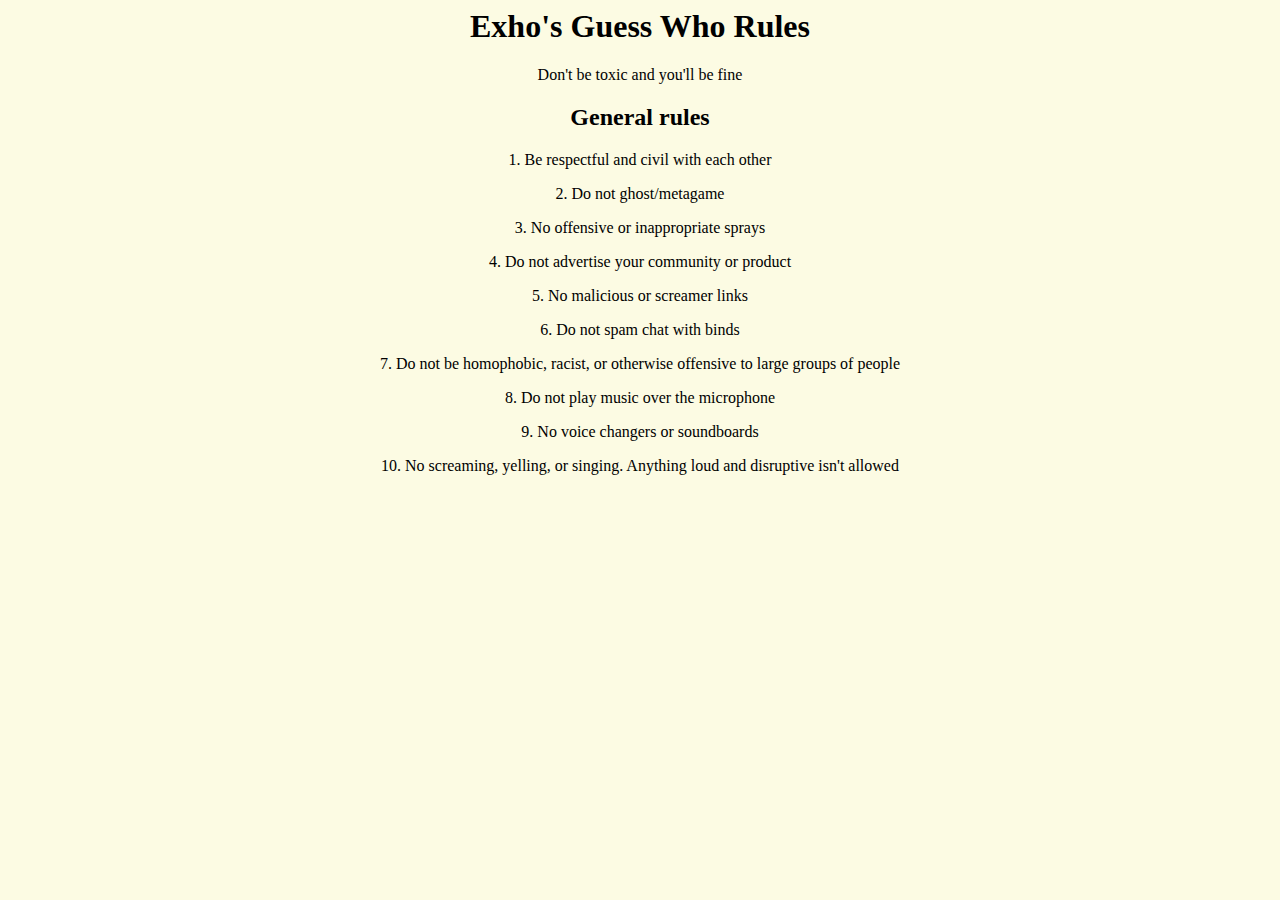
<file: guesswho/motd.html>
<html>
<head><meta http-equiv="Content-Type" content="text/html; charset=UTF-8">
<title>Exho's Guess Who MOTD </title>
</head>
<style type="text/css">
body{
background-color: #FCFBE3;
}
 
a{
font-family: Arial;
}</style></head>
 
 
<body>
<center>
<p></p><h1>Exho's Guess Who Rules</h1><p></p>

<p>Don't be toxic and you'll be fine</p>
 
<p></p><h2>General rules</h2><p></p>
<p>1. Be respectful and civil with each other</p>
<p>2. Do not ghost/metagame</p>
<p>3. No offensive or inappropriate sprays</p>
<p>4. Do not advertise your community or product</p>
<p>5. No malicious or screamer links</p>
<p>6. Do not spam chat with binds</p>
<p>7. Do not be homophobic, racist, or otherwise offensive to large groups of people</p>
<p>8. Do not play music over the microphone</p>
<p>9. No voice changers or soundboards</p>
<p>10. No screaming, yelling, or singing. Anything loud and disruptive isn't allowed</p>

</center>
</body></html>
</file>
<file: allmaintwebdemo/assets/css/Contact-Form-Clean.css>
.contact-clean {
  background: #f1f7fc;
  padding: 80px 0;
}

@media (max-width:767px) {
  .contact-clean {
    padding: 20px 0;
  }
}

.contact-clean form {
  max-width: 480px;
  width: 90%;
  margin: 0 auto;
  background-color: #ffffff;
  padding: 40px;
  border-radius: 4px;
  color: #505e6c;
  box-shadow: 1px 1px 5px rgba(0,0,0,0.1);
}

@media (max-width:767px) {
  .contact-clean form {
    padding: 30px;
  }
}

.contact-clean h2 {
  margin-top: 5px;
  font-weight: bold;
  font-size: 28px;
  margin-bottom: 36px;
  color: inherit;
}

.contact-clean .form-group:last-child {
  margin-bottom: 5px;
}

.contact-clean form .form-control {
  background: #fff;
  border-radius: 2px;
  box-shadow: 1px 1px 1px rgba(0,0,0,0.05);
  outline: none;
  color: inherit;
  padding-left: 12px;
  height: 42px;
}

.contact-clean form .form-control:focus {
  border: 1px solid #b2b2b2;
}

.contact-clean form textarea.form-control {
  min-height: 100px;
  max-height: 260px;
  padding-top: 10px;
  resize: vertical;
}

.contact-clean form .btn {
  padding: 16px 32px;
  border: none;
  background: none;
  box-shadow: none;
  text-shadow: none;
  opacity: 0.9;
  text-transform: uppercase;
  font-weight: bold;
  font-size: 13px;
  letter-spacing: 0.4px;
  line-height: 1;
  outline: none !important;
}

.contact-clean form .btn:hover {
  opacity: 1;
}

.contact-clean form .btn:active {
  transform: translateY(1px);
}

.contact-clean form .btn-primary {
  background-color: #055ada !important;
  margin-top: 15px;
  color: #fff;
}
</file>
<file: allmaintwebdemo/assets/css/Navigation-Clean.css>
.navigation-clean {
  background: #fff;
  padding-top: .75rem;
  padding-bottom: .75rem;
  color: #333;
  border-radius: 0;
  box-shadow: none;
  border: none;
  margin-bottom: 0;
}

@media (min-width:768px) {
  .navigation-clean {
    padding-top: 1rem;
    padding-bottom: 1rem;
  }
}

.navigation-clean .navbar-brand {
  font-weight: bold;
  color: inherit;
}

.navigation-clean .navbar-brand:hover {
  color: #222;
}

.navigation-clean.navbar-dark .navbar-brand:hover {
  color: #f0f0f0;
}

.navigation-clean .navbar-brand img {
  height: 100%;
  display: inline-block;
  margin-right: 10px;
  width: auto;
}

.navigation-clean .navbar-toggler {
  border-color: #ddd;
}

.navigation-clean .navbar-toggler:hover, .navigation-clean .navbar-toggler:focus {
  background: none;
}

.navigation-clean.navbar-dark .navbar-toggler {
  border-color: #555;
}

.navigation-clean .navbar-toggler {
  color: #888;
}

.navigation-clean.navbar-dark .navbar-toggler {
  color: #eee;
}

.navigation-clean .navbar-collapse, .navigation-clean .form-inline {
  border-top-color: #ddd;
}

.navigation-clean.navbar-dark .navbar-collapse, .navigation-clean.navbar-dark .form-inline {
  border-top-color: #333;
}

.navigation-clean .navbar-nav > .active > a, .navigation-clean .navbar-nav > .show > a {
  background: none;
  box-shadow: none;
}

.navigation-clean.navbar-light .navbar-nav .nav-link.active, .navigation-clean.navbar-light .navbar-nav .nav-link.active:focus, .navigation-clean.navbar-light .navbar-nav .nav-link.active:hover {
  color: #8f8f8f;
  box-shadow: none;
  background: none;
  pointer-events: none;
}

.navigation-clean.navbar .navbar-nav .nav-link {
  padding-left: 18px;
  padding-right: 18px;
}

.navigation-clean.navbar-light .navbar-nav .nav-link {
  color: #465765;
}

.navigation-clean.navbar-light .navbar-nav .nav-link:focus, .navigation-clean.navbar-light .navbar-nav .nav-link:hover {
  color: #37434d !important;
  background-color: transparent;
}

.navigation-clean .navbar-nav > li > .dropdown-menu {
  margin-top: -5px;
  box-shadow: none;
  background-color: #fff;
  border-radius: 2px;
}

@media (min-width:768px) {
  .navigation-clean .navbar-nav .show .dropdown-menu {
    box-shadow: 0 4px 8px rgba(0,0,0,.1);
  }
}

@media (max-width:767px) {
  .navigation-clean .navbar-nav .show .dropdown-menu .dropdown-item {
    color: #37434d;
    padding-top: .8rem;
    padding-bottom: .8rem;
    line-height: 1;
  }
}

.navigation-clean .dropdown-menu .dropdown-item:focus, .navigation-clean .dropdown-menu .dropdown-item {
  line-height: 2;
  color: #37434d;
}

.navigation-clean .dropdown-menu .dropdown-item:focus, .navigation-clean .dropdown-menu .dropdown-item:hover {
  background: #eee;
  color: inherit;
}

.navigation-clean.navbar-dark {
  background-color: #1f2021;
  color: #fff;
}

.navigation-clean.navbar-dark .navbar-nav a.active, .navigation-clean.navbar-dark .navbar-nav a.active:focus, .navigation-clean.navbar-dark .navbar-nav a.active:hover {
  color: #8f8f8f;
  box-shadow: none;
  background: none;
  pointer-events: none;
}

.navigation-clean.navbar-dark .navbar-nav .nav-link {
  color: #dfe8ee;
}

.navigation-clean.navbar-dark .navbar-nav .nav-link:focus, .navigation-clean.navbar-dark .navbar-nav .nav-link:hover {
  color: #fff;
  background-color: transparent;
}

.navigation-clean.navbar-dark .navbar-nav > li > .dropdown-menu {
  background-color: #1f2021;
}

.navigation-clean.navbar-dark .dropdown-menu .dropdown-item:focus, .navigation-clean.navbar-dark .dropdown-menu .dropdown-item {
  color: #f2f5f8;
}

.navigation-clean.navbar-dark .dropdown-menu .dropdown-item:focus, .navigation-clean.navbar-dark .dropdown-menu .dropdown-item:hover {
  background: #363739;
}

@media (max-width:767px) {
  .navigation-clean.navbar-dark .navbar-nav .show .dropdown-menu .dropdown-item {
    color: #fff;
  }
}
</file>
<file: allmaintwebdemo/assets/css/styles.css>
.navbar-light .navbar-nav .active > .nav-link, .navbar-light .navbar-nav .nav-link.active, .navbar-light .navbar-nav .nav-link.show, .navbar-light .navbar-nav .show > .nav-link {
  color: rgba(255,255,255,0.9);
}

#home {
}

.text-left {
}

.img-carousel-caption {
  padding-left: 10px;
  background-color: #c0392b;
  font-size: 20px;
  color: rgb(255,255,255);
}

.w-100.d-block.img-carousel-image {
  opacity: 0.90;
  max-width: 100%!important;
}

.header-color-bar {
  background-color: #c0392b;
  color: rgb(255,255,255);
  width: 50%;
  /*min-width: 500px;*/
  margin: auto;
  text-align: center;
}

.testimonial-div {
  max-width: 50%;
  margin: auto;
}
</file>
<file: brandon/styles.css>
body, html {
	width: 100%;
	height: 100%;
	overflow: hidden;
}

/* Detect mobile and hide normal elements */
@media only screen and (max-width: 760px) {
  #bg-container { display: none; }
  #parallax-container { display: none; }
  #mobile-warning { visibility: visible; }
}

/* Mobile warning div */
#mobile-warning {
	visibility: hidden;
	
	text-align: center;
    margin-left: auto;
    margin-right: auto;
}

/* Holds all background images */
#bg-container {
	/* Adjust top and center image */
	top: -25vh; 
	left : -50vw;
	right : -50vw;

	/* Correct height and width */
	height: 200vh;
	width: 200vw;
	transform-origin: 50% 0%;	
    position: absolute;
}

/* Backgrounds */
#bg-image1, #bg-image2, #bg-image3, #bg-image4 {
	width: 100%;
    height: 100%;
	position: relative;
	padding: 0 0 0 0;
}

#parallax-image {
	height: 35%;
	width: 40%
}

#parallax-container {
    position: relative;
    text-align: center;
    margin-left: auto;
    margin-right: auto;
}
</file>
<file: parallax/styles.css>
body, html {
	width: 100%;
	height: 100%;
	overflow: hidden;
}

#bg-container {
    position: absolute;
	
	-webkit-background-size: cover;
    -moz-background-size: cover;
    -o-background-size: cover;
    background-size: cover;
}

#bg-image {
	transform: scale(1.5, 1.5);
	transform-origin: 50% 0%;
	width: 100%;
    height: 100%;
}

#parallax-image {
	height: 35%;
	width: 40%
}

#parallax-container {
    position: relative;
    text-align: center;
    margin-left: auto;
    margin-right: auto;
}
</file>
<file: brandon/thirdparty/skrollr/examples/fixed-positioning.css>
/*
 * This file is NOT needed in order to use skrollr.
 * The demo uses it and it may help you as well.
 */


html, body {
	width:100%;
	height:100%;
	padding:0;
	margin:0;
	overflow-x:hidden;
}

.skrollable {
	/*
	 * First-level skrollables are positioned relative to window
	 */
	position:fixed;

	/*
	 * Skrollables by default have a z-index of 100 in order to make it easy to position elements in front/back without changing each skrollable
	 */
	z-index:100;
}

.skrollr-mobile .skrollable {
	/*
		May cause issues on Android default browser (see #331 on GitHub).
	*/
	position:absolute;
}

.skrollable .skrollable {
	/*
	 * Second-level skrollables are positioned relative their parent skrollable
	 */
	position:absolute;
}

.skrollable .skrollable .skrollable {
	/*
	 * Third-level (and below) skrollables are positioned static
	 */
	position:static;
}
</file>
<file: brandon/thirdparty/skrollr/examples/main.css>
html, body, div, span, p, a, del, em, img, ol, ul, li, fieldset, form, label {
	margin: 0;
	padding: 0;
	border: 0;
	font-size: 100%;
	font: inherit;
	vertical-align: baseline;
}

article, aside, details, figcaption, figure,
footer, header, hgroup, menu, nav, section {
	display: block;
}

html, body {
	line-height: 1;
	min-height:100%;
	font-family:Artial, Verdana, sans-serif;
}

body {
	background: #eeeeee;
	background: -webkit-linear-gradient(top, #eeeeee, #cccccc 100%);
	background: -moz-linear-gradient(top, #eeeeee, #cccccc 100%);
	background: -o-linear-gradient(top, #eeeeee, #cccccc 100%);
	background: -ms-linear-gradient(top, #eeeeee, #cccccc 100%);
	background: linear-gradient(top, #eeeeee, #cccccc 100%);
	background-attachment:fixed;
}

ol, ul {
	list-style: none;
}

p {
	margin:1em 0;
	line-height:1.1em;
}

q {
	font-style:italic;
	color:#333;
}

h1 {
	font-size:2.91em;
	margin:0;
}

h1 > small {
	text-align:right;
	display:inline-block;
	font-size:.71em;
	text-indent:15em;
	color:#444;
}

h2 {
	color:inherit;
	font-size:1.91em;
	margin:2em 0 1em 0;
}

h2:first-child {margin-top:0;}

h3 {
	color:#333;
	font-size:1.41em;
	margin:1em 0;
}

h4 {
	color:#444;
	font-size:1.11em;
	margin:1em 0;
}

#progress {
	height:2%;
	background:#444;
	bottom:0;
	z-index:200;
}

#scrollbar {
	position:fixed;
	right:2px;
	height:50px;
	width:6px;
	background:#444;
	background:rgba(0,0,0,0.6);
	border:1px solid rgba(255,255,255,0.6);
	z-index:300;
	border-radius:3px;
}

.skrollr-desktop #scrollbar {display:none;}

#bg1, #bg2, #bg3 {
	z-index:50;
	top:0;
	left:0;
	width:100%;
	height:100%;
	background:url(images/bubbles.png) repeat 0 0;
}

#bg2 {
	z-index:49;
	background-image:url(images/bubbles2.png);
}

#bg3 {
	z-index:48;
	background-image:url(images/bubbles3.png);
}

#intro {
	width:80%;
	left:50%;
	top:1em;
	margin-left:-40%;
	padding:2em;
	background:#fff;
	text-align:center;
	border-radius:1em;

	-webkit-transform-origin:0 0;
	-moz-transform-origin:0 0;
	-ms-transform-origin:0 0;
	-o-transform-origin:0 0;
	transform-origin:0 0;

	-webkit-box-sizing: border-box;
	-moz-box-sizing: border-box;
	box-sizing: border-box;
}

#intro .arrows {
	font-size:2em;
	color:#09f;
}

#transform {
	width:70%;
	left:50%;
	top:20%;
	margin-left:-35%;
	text-align:center;
	font-size:150%;

	.transform-origin(50%, 50%);
}

#properties {
	width:100%;
	height:100%;
	padding-top:10%;
	text-align:center;

	-webkit-box-sizing: border-box;
	-moz-box-sizing: border-box;
	box-sizing: border-box;
}

#easing_wrapper {
	width:100%;
	height:100%;
}

#easing {
	top:10%;
	width:50%;
	z-index:101;
}

.drop {
	background:#09f;
	font-weight:bold;
	padding:1em;
}

#download {
	width:80%;
	left:10%;
	height:80%;
	padding:3em;
	border:0 solid #222;

	-webkit-box-sizing: border-box;
	-moz-box-sizing: border-box;
	box-sizing: border-box;
}

.twitter-share-button, .twitter-follow-button {
	vertical-align:middle;
}
</file>
<file: brandon/thirdparty/skrollr/test/qunit.css>
/**
 * QUnit v1.5.0 - A JavaScript Unit Testing Framework
 *
 * http://docs.jquery.com/QUnit
 *
 * Copyright (c) 2012 John Resig, JÃ¶rn Zaefferer
 * Dual licensed under the MIT (MIT-LICENSE.txt)
 * or GPL (GPL-LICENSE.txt) licenses.
 */

/** Font Family and Sizes */

#qunit-tests, #qunit-header, #qunit-banner, #qunit-testrunner-toolbar, #qunit-userAgent, #qunit-testresult {
    font-family: "Helvetica Neue Light", "HelveticaNeue-Light", "Helvetica Neue", Calibri, Helvetica, Arial, sans-serif;
}

#qunit-testrunner-toolbar, #qunit-userAgent, #qunit-testresult, #qunit-tests li { font-size: small; }
#qunit-tests { font-size: smaller; }


/** Resets */

#qunit-tests, #qunit-tests ol, #qunit-header, #qunit-banner, #qunit-userAgent, #qunit-testresult {
	margin: 0;
	padding: 0;
}


/** Header */

#qunit-header {
	padding: 0.5em 0 0.5em 1em;

	color: #8699a4;
	background-color: #0d3349;

	font-size: 1.5em;
	line-height: 1em;
	font-weight: normal;

	border-radius: 15px 15px 0 0;
	-moz-border-radius: 15px 15px 0 0;
	-webkit-border-top-right-radius: 15px;
	-webkit-border-top-left-radius: 15px;
}

#qunit-header a {
	text-decoration: none;
	color: #c2ccd1;
}

#qunit-header a:hover,
#qunit-header a:focus {
	color: #fff;
}

#qunit-header label {
	display: inline-block;
}

#qunit-banner {
	height: 5px;
}

#qunit-testrunner-toolbar {
	padding: 0.5em 0 0.5em 2em;
	color: #5E740B;
	background-color: #eee;
}

#qunit-userAgent {
	padding: 0.5em 0 0.5em 2.5em;
	background-color: #2b81af;
	color: #fff;
	text-shadow: rgba(0, 0, 0, 0.5) 2px 2px 1px;
}


/** Tests: Pass/Fail */

#qunit-tests {
	list-style-position: inside;
}

#qunit-tests li {
	padding: 0.4em 0.5em 0.4em 2.5em;
	border-bottom: 1px solid #fff;
	list-style-position: inside;
}

#qunit-tests.hidepass li.pass, #qunit-tests.hidepass li.running  {
	display: none;
}

#qunit-tests li strong {
	cursor: pointer;
}

#qunit-tests li a {
	padding: 0.5em;
	color: #c2ccd1;
	text-decoration: none;
}
#qunit-tests li a:hover,
#qunit-tests li a:focus {
	color: #000;
}

#qunit-tests ol {
	margin-top: 0.5em;
	padding: 0.5em;

	background-color: #fff;

	border-radius: 15px;
	-moz-border-radius: 15px;
	-webkit-border-radius: 15px;

	box-shadow: inset 0px 2px 13px #999;
	-moz-box-shadow: inset 0px 2px 13px #999;
	-webkit-box-shadow: inset 0px 2px 13px #999;
}

#qunit-tests table {
	border-collapse: collapse;
	margin-top: .2em;
}

#qunit-tests th {
	text-align: right;
	vertical-align: top;
	padding: 0 .5em 0 0;
}

#qunit-tests td {
	vertical-align: top;
}

#qunit-tests pre {
	margin: 0;
	white-space: pre-wrap;
	word-wrap: break-word;
}

#qunit-tests del {
	background-color: #e0f2be;
	color: #374e0c;
	text-decoration: none;
}

#qunit-tests ins {
	background-color: #ffcaca;
	color: #500;
	text-decoration: none;
}

/*** Test Counts */

#qunit-tests b.counts                       { color: black; }
#qunit-tests b.passed                       { color: #5E740B; }
#qunit-tests b.failed                       { color: #710909; }

#qunit-tests li li {
	margin: 0.5em;
	padding: 0.4em 0.5em 0.4em 0.5em;
	background-color: #fff;
	border-bottom: none;
	list-style-position: inside;
}

/*** Passing Styles */

#qunit-tests li li.pass {
	color: #5E740B;
	background-color: #fff;
	border-left: 26px solid #C6E746;
}

#qunit-tests .pass                          { color: #528CE0; background-color: #D2E0E6; }
#qunit-tests .pass .test-name               { color: #366097; }

#qunit-tests .pass .test-actual,
#qunit-tests .pass .test-expected           { color: #999999; }

#qunit-banner.qunit-pass                    { background-color: #C6E746; }

/*** Failing Styles */

#qunit-tests li li.fail {
	color: #710909;
	background-color: #fff;
	border-left: 26px solid #EE5757;
	white-space: pre;
}

#qunit-tests > li:last-child {
	border-radius: 0 0 15px 15px;
	-moz-border-radius: 0 0 15px 15px;
	-webkit-border-bottom-right-radius: 15px;
	-webkit-border-bottom-left-radius: 15px;
}

#qunit-tests .fail                          { color: #000000; background-color: #EE5757; }
#qunit-tests .fail .test-name,
#qunit-tests .fail .module-name             { color: #000000; }

#qunit-tests .fail .test-actual             { color: #EE5757; }
#qunit-tests .fail .test-expected           { color: green;   }

#qunit-banner.qunit-fail                    { background-color: #EE5757; }


/** Result */

#qunit-testresult {
	padding: 0.5em 0.5em 0.5em 2.5em;

	color: #2b81af;
	background-color: #D2E0E6;

	border-bottom: 1px solid white;
}
#qunit-testresult .module-name {
	font-weight: bold;
}

/** Fixture */

#qunit-fixture {
	position: absolute;
	top: -10000px;
	left: -10000px;
	width: 1000px;
	height: 1000px;
}
</file>
